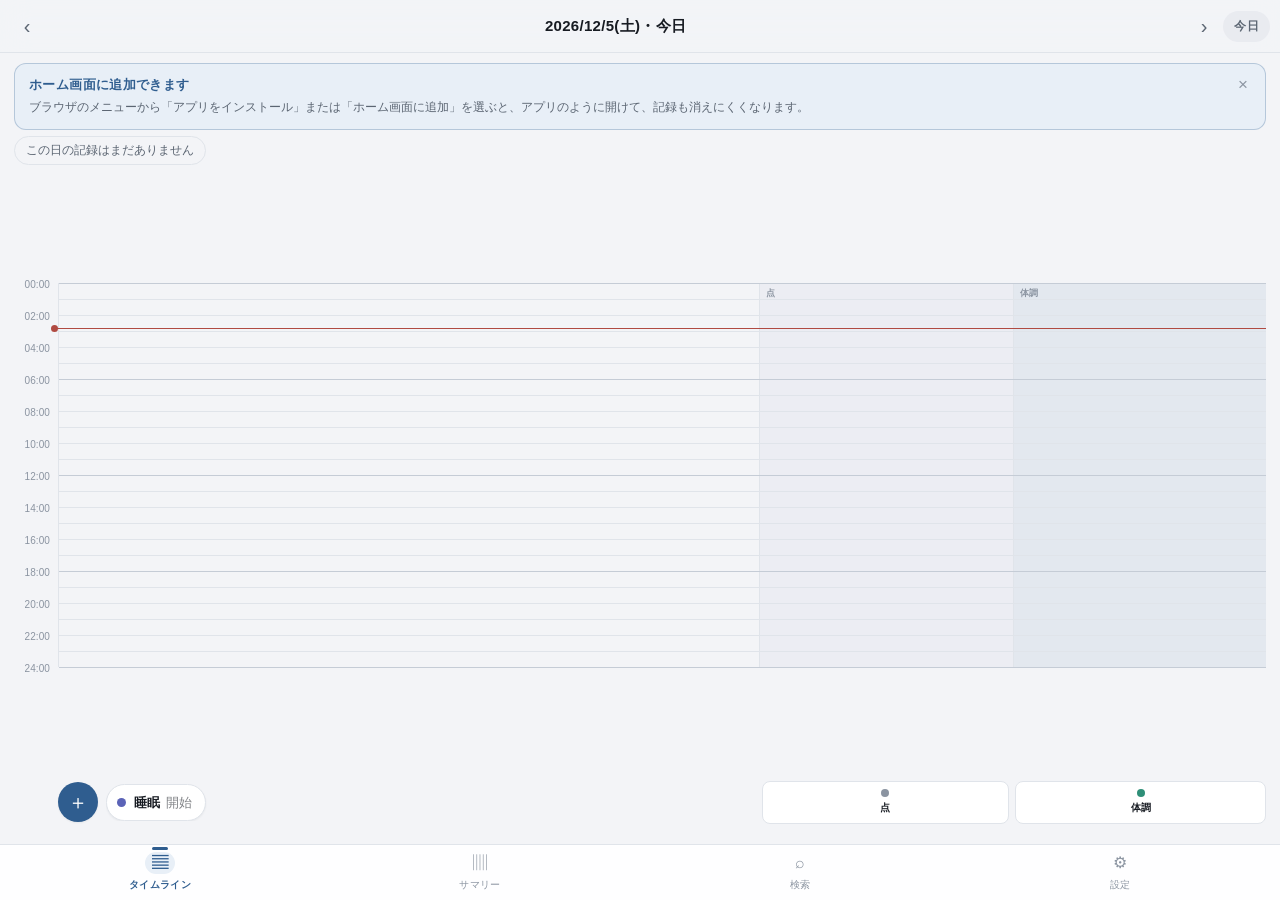
<file: index.html>
<!doctype html>
<html lang="ja">
<head>
<meta charset="utf-8">
<meta name="viewport" content="width=device-width, initial-scale=1, viewport-fit=cover, maximum-scale=1">
<title>ログ - 体調と暮らしの記録</title>
<meta name="description" content="睡眠・服薬・体調を1日のタイムラインで記録して、受診のときに1枚のレポートとして持っていけるアプリ。記録はお使いの端末の中だけに保存されます。">
<link rel="manifest" href="manifest.webmanifest">
<meta name="theme-color" content="#0d1015" media="(prefers-color-scheme: dark)">
<meta name="theme-color" content="#f3f4f7" media="(prefers-color-scheme: light)">

<!-- LINEなどでURLを共有したときの見え方 -->
<meta property="og:type" content="website">
<meta property="og:title" content="ログ - 体調と暮らしの記録">
<meta property="og:description" content="睡眠・服薬・体調を1日のタイムラインで記録して、受診のときに1枚のレポートとして持っていけるアプリ。記録はお使いの端末の中だけに保存されます。">
<meta property="og:url" content="https://app.oshihitsuji.jp/log/">
<meta property="og:image" content="https://app.oshihitsuji.jp/log/icons/icon-512.png">
<meta property="og:locale" content="ja_JP">
<meta name="twitter:card" content="summary">
<meta name="mobile-web-app-capable" content="yes">
<meta name="apple-mobile-web-app-capable" content="yes">
<meta name="apple-mobile-web-app-status-bar-style" content="default">
<meta name="apple-mobile-web-app-title" content="ログ">
<link rel="apple-touch-icon" href="icons/icon-180.png">
<link rel="icon" href="icons/icon.svg" type="image/svg+xml">
<link rel="stylesheet" href="css/style.css">
</head>
<body>

<header class="appbar">
  <div class="datebar" id="datebar">
    <button class="iconbtn" id="prevDay" aria-label="前の日">‹</button>
    <button class="datelabel" id="dateLabel" aria-label="日付を選択（カレンダー）">
      <span id="dateText"></span>
    </button>
    <button class="iconbtn" id="nextDay" aria-label="次の日">›</button>
    <button class="todaybtn" id="todayBtn">今日</button>
  </div>
</header>

<main id="main">

  <!-- ── タイムライン ── -->
  <section class="view" id="view-timeline" data-view="timeline">
    <div id="installTip"></div>
    <div id="nudgeBox"></div>
    <div id="runningBox"></div>
    <div class="daystats" id="dayStats"></div>
    <div class="timeline-wrap">
      <div class="timeline" id="timeline"></div>
    </div>
    <div class="tl-dock">
      <div class="dock-zone dock-span">
        <button class="dock-fab" id="dockFab" aria-label="記録を追加">＋</button>
        <div class="dock-span-qbs" id="dockSpanQbs"></div>
      </div>
      <div class="dock-zone dock-point" id="dockPoint"></div>
      <div class="dock-zone dock-scale" id="dockScale"></div>
    </div>
  </section>

  <!-- ── サマリー ── -->
  <section class="view" id="view-summary" data-view="summary" hidden>
    <div class="seg" id="rangeSeg" role="tablist">
      <button class="seg-btn is-on" data-mode="week">週</button>
      <button class="seg-btn" data-mode="month">月</button>
      <button class="seg-btn" data-mode="quarter">3ヶ月</button>
    </div>
    <div class="datebar" id="summaryDatebar">
      <button class="iconbtn" id="summaryPrev" aria-label="前の期間">‹</button>
      <div class="datelabel" id="summaryLabel"></div>
      <button class="iconbtn" id="summaryNext" aria-label="次の期間">›</button>
      <button class="todaybtn" id="summaryToday">今</button>
    </div>
    <div id="summaryBody"></div>
  </section>

  <!-- ── 検索 ── -->
  <section class="view" id="view-search" data-view="search" hidden>
    <div class="searchbar">
      <input type="search" id="searchInput" placeholder="メモ・カテゴリを検索" autocomplete="off">
    </div>
    <div class="chiprow" id="searchFilters"></div>
    <div id="searchResults"></div>
  </section>

  <!-- ── 設定 ── -->
  <section class="view" id="view-settings" data-view="settings" hidden>
    <div id="settingsBody"></div>
  </section>

</main>

<button class="fab" id="fab" aria-label="記録を追加">＋</button>

<nav class="tabbar" id="tabbar">
  <button class="tab is-on" data-tab="timeline"><span class="tab-ico">▤</span><span>タイムライン</span></button>
  <button class="tab" data-tab="summary"><span class="tab-ico">▥</span><span>サマリー</span></button>
  <button class="tab" data-tab="search"><span class="tab-ico">⌕</span><span>検索</span></button>
  <button class="tab" data-tab="settings"><span class="tab-ico">⚙</span><span>設定</span></button>
</nav>

<div class="scrim" id="scrim" hidden></div>
<div class="sheet" id="sheet" hidden role="dialog" aria-modal="true"></div>

<div class="report" id="report" hidden role="dialog" aria-modal="true" aria-label="受診用レポート"></div>

<div class="toast" id="toast" hidden></div>

<script src="js/store.js"></script>
<script src="js/ui.js"></script>
<script src="js/timeline.js"></script>
<script src="js/summary.js"></script>
<script src="js/report.js"></script>
<script src="js/export.js"></script>
<script src="js/notify.js"></script>
<script src="js/app.js"></script>
<script>
if ('serviceWorker' in navigator) {
  window.addEventListener('load', function () {
    navigator.serviceWorker.register('sw.js').catch(function () {});
  });
}
</script>
</body>
</html>
</file>
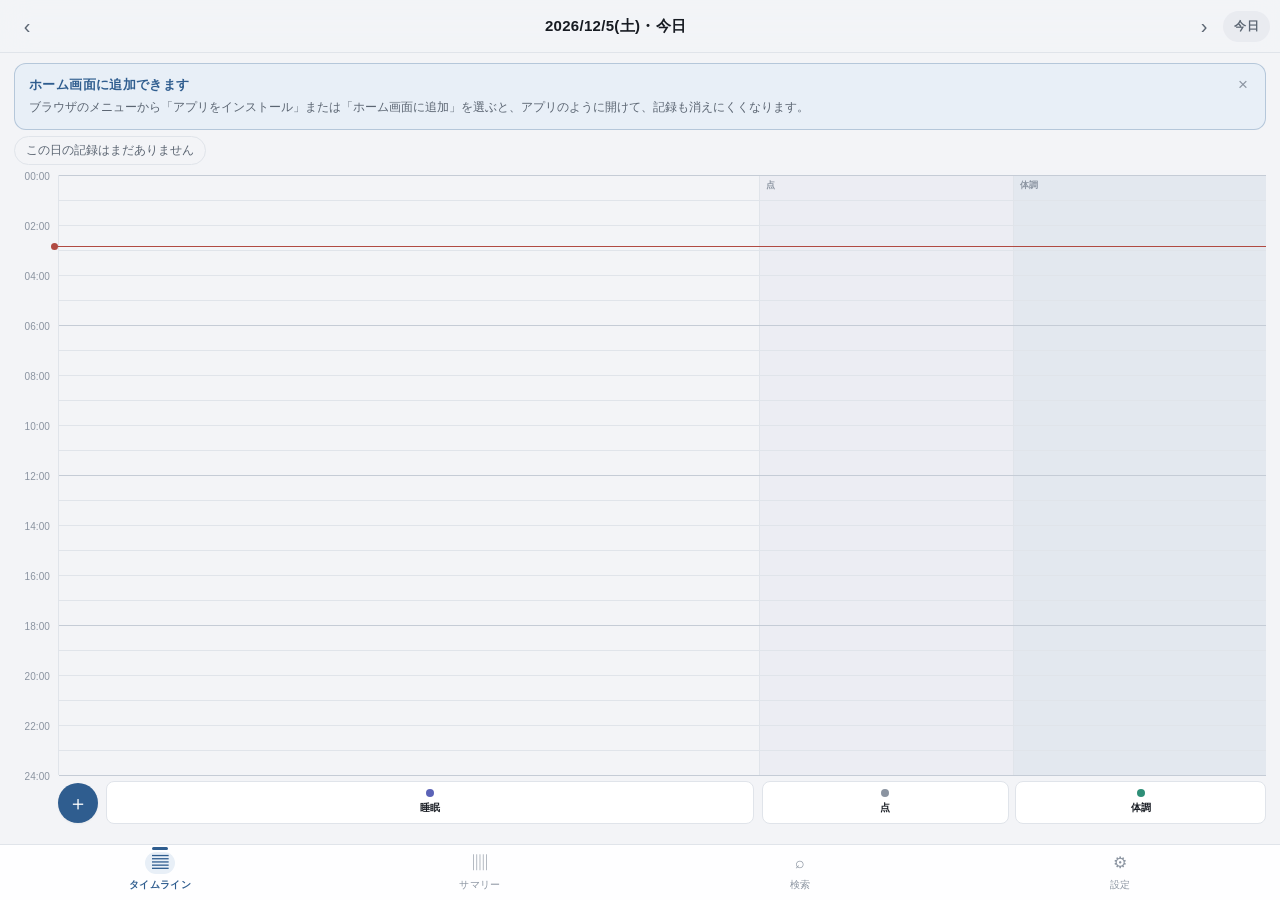
<file: log/index.html>
<!doctype html>
<html lang="ja">
<head>
<meta charset="utf-8">
<meta name="viewport" content="width=device-width, initial-scale=1, viewport-fit=cover, maximum-scale=1">
<title>ログ - 体調と暮らしの記録</title>
<meta name="description" content="睡眠・服薬・体調を1日のタイムラインで記録して、受診のときに1枚のレポートとして持っていけるアプリ。記録はお使いの端末の中だけに保存されます。">
<meta name="robots" content="noindex, nofollow">
<link rel="manifest" href="manifest.webmanifest">
<meta name="theme-color" content="#0d1015" media="(prefers-color-scheme: dark)">
<meta name="theme-color" content="#f3f4f7" media="(prefers-color-scheme: light)">

<!-- LINEなどでURLを共有したときの見え方 -->
<meta property="og:type" content="website">
<meta property="og:title" content="ログ - 体調と暮らしの記録">
<meta property="og:description" content="睡眠・服薬・体調を1日のタイムラインで記録して、受診のときに1枚のレポートとして持っていけるアプリ。記録はお使いの端末の中だけに保存されます。">
<meta property="og:url" content="https://app.oshihitsuji.jp/log/">
<meta property="og:image" content="https://app.oshihitsuji.jp/log/icons/icon-512.png">
<meta property="og:locale" content="ja_JP">
<meta name="twitter:card" content="summary">
<meta name="mobile-web-app-capable" content="yes">
<meta name="apple-mobile-web-app-capable" content="yes">
<meta name="apple-mobile-web-app-status-bar-style" content="default">
<meta name="apple-mobile-web-app-title" content="ログ">
<link rel="apple-touch-icon" href="icons/icon-180.png">
<link rel="icon" href="icons/icon.svg" type="image/svg+xml">
<link rel="stylesheet" href="css/style.css">
</head>
<body>

<header class="appbar">
  <div class="datebar" id="datebar">
    <button class="iconbtn" id="prevDay" aria-label="前の日">‹</button>
    <button class="datelabel" id="dateLabel" aria-label="日付を選択（カレンダー）">
      <span id="dateText"></span>
    </button>
    <button class="iconbtn" id="nextDay" aria-label="次の日">›</button>
    <button class="todaybtn" id="todayBtn">今日</button>
  </div>
</header>

<main id="main">

  <!-- ── タイムライン ── -->
  <section class="view" id="view-timeline" data-view="timeline">
    <div id="installTip"></div>
    <div id="nudgeBox"></div>
    <div id="runningBox"></div>
    <div class="daystats" id="dayStats"></div>
    <div class="timeline-wrap">
      <div class="timeline" id="timeline"></div>
    </div>
    <div class="tl-dock">
      <div class="dock-zone dock-span">
        <button class="dock-fab" id="dockFab" aria-label="記録を追加">＋</button>
        <div class="dock-span-qbs" id="dockSpanQbs"></div>
      </div>
      <div class="dock-zone dock-point" id="dockPoint"></div>
      <div class="dock-zone dock-scale" id="dockScale"></div>
    </div>
  </section>

  <!-- ── サマリー ── -->
  <section class="view" id="view-summary" data-view="summary" hidden>
    <div class="seg" id="rangeSeg" role="tablist">
      <button class="seg-btn is-on" data-mode="week">週</button>
      <button class="seg-btn" data-mode="month">月</button>
      <button class="seg-btn" data-mode="quarter">3ヶ月</button>
    </div>
    <div class="datebar" id="summaryDatebar">
      <button class="iconbtn" id="summaryPrev" aria-label="前の期間">‹</button>
      <div class="datelabel" id="summaryLabel"></div>
      <button class="iconbtn" id="summaryNext" aria-label="次の期間">›</button>
      <button class="todaybtn" id="summaryToday">今</button>
    </div>
    <div id="summaryBody"></div>
  </section>

  <!-- ── 検索 ── -->
  <section class="view" id="view-search" data-view="search" hidden>
    <div class="searchbar">
      <input type="search" id="searchInput" placeholder="メモ・カテゴリを検索" autocomplete="off">
    </div>
    <div class="chiprow" id="searchFilters"></div>
    <div id="searchResults"></div>
  </section>

  <!-- ── 設定 ── -->
  <section class="view" id="view-settings" data-view="settings" hidden>
    <div id="settingsBody"></div>
  </section>

</main>

<button class="fab" id="fab" aria-label="記録を追加">＋</button>

<nav class="tabbar" id="tabbar">
  <button class="tab is-on" data-tab="timeline"><span class="tab-ico">▤</span><span>タイムライン</span></button>
  <button class="tab" data-tab="summary"><span class="tab-ico">▥</span><span>サマリー</span></button>
  <button class="tab" data-tab="search"><span class="tab-ico">⌕</span><span>検索</span></button>
  <button class="tab" data-tab="settings"><span class="tab-ico">⚙</span><span>設定</span></button>
</nav>

<div class="scrim" id="scrim" hidden></div>
<div class="sheet" id="sheet" hidden role="dialog" aria-modal="true"></div>

<div class="report" id="report" hidden role="dialog" aria-modal="true" aria-label="受診用レポート"></div>

<div class="toast" id="toast" hidden></div>

<script src="js/store.js"></script>
<script src="js/ui.js"></script>
<script src="js/timeline.js"></script>
<script src="js/summary.js"></script>
<script src="js/report.js"></script>
<script src="js/export.js"></script>
<script src="js/notify.js"></script>
<script src="js/app.js"></script>
<script>
if ('serviceWorker' in navigator) {
  window.addEventListener('load', function () {
    navigator.serviceWorker.register('sw.js').catch(function () {});
  });
}
</script>
</body>
</html>
</file>
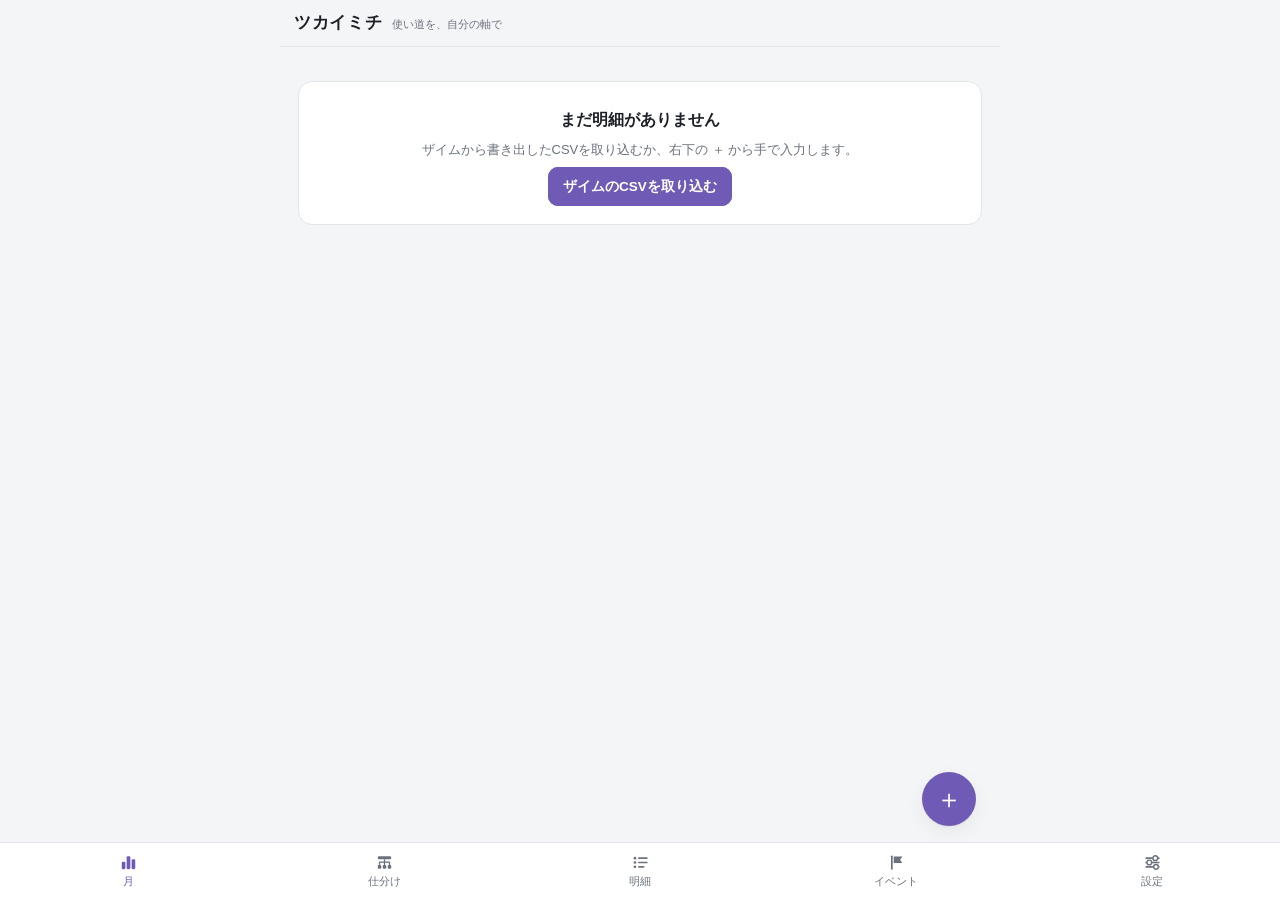
<file: spend/index.html>
<!doctype html>
<html lang="ja">
<head>
<meta charset="utf-8">
<meta name="viewport" content="width=device-width, initial-scale=1, viewport-fit=cover">
<title>ツカイミチ - 使い道を、自分の軸で</title>
<meta name="description" content="ザイムに記録した支出を取り込んで、推し活・生活・娯楽という自分の軸で見直すためのアプリ。月ごとの合計と、遠征などイベント単位の合計が見られます。データはお使いの端末の中だけに保存されます。">
<link rel="manifest" href="manifest.webmanifest">
<meta name="theme-color" content="#0f1216" media="(prefers-color-scheme: dark)">
<meta name="theme-color" content="#f4f5f7" media="(prefers-color-scheme: light)">

<meta property="og:type" content="website">
<meta property="og:title" content="ツカイミチ - 使い道を、自分の軸で">
<meta property="og:description" content="ザイムに記録した支出を、推し活・生活・娯楽という自分の軸で見直すためのアプリ。">
<meta property="og:url" content="https://app.oshihitsuji.jp/spend/">
<meta property="og:image" content="https://app.oshihitsuji.jp/spend/icons/icon-512.png">
<meta property="og:locale" content="ja_JP">
<meta name="twitter:card" content="summary">
<meta name="mobile-web-app-capable" content="yes">
<meta name="apple-mobile-web-app-capable" content="yes">
<meta name="apple-mobile-web-app-status-bar-style" content="default">
<meta name="apple-mobile-web-app-title" content="ツカイミチ">
<link rel="apple-touch-icon" href="icons/icon-180.png">
<link rel="icon" href="icons/icon.svg" type="image/svg+xml">
<link rel="stylesheet" href="css/style.css">
</head>
<body>

<div class="topbar">
  <header class="appbar">
    <h1 class="brand">ツカイミチ</h1>
    <p class="tagline">使い道を、自分の軸で</p>
  </header>
</div>

<main id="viewHost" class="view"></main>

<button class="fab" id="fab" type="button" aria-label="支出を入力">＋</button>

<nav class="tabbar" id="tabbar" aria-label="画面の切り替え"></nav>

<div class="sheet-host" id="sheetHost"></div>
<div class="toast-host" id="toastHost" aria-live="polite"></div>

<script src="js/store.js"></script>
<script src="js/model.js"></script>
<script src="js/ui.js"></script>
<script src="js/csv.js"></script>
<script src="js/cats.js"></script>
<script src="js/entry.js"></script>
<script src="js/month.js"></script>
<script src="js/sort.js"></script>
<script src="js/list.js"></script>
<script src="js/events.js"></script>
<script src="js/app.js"></script>
</body>
</html>
</file>
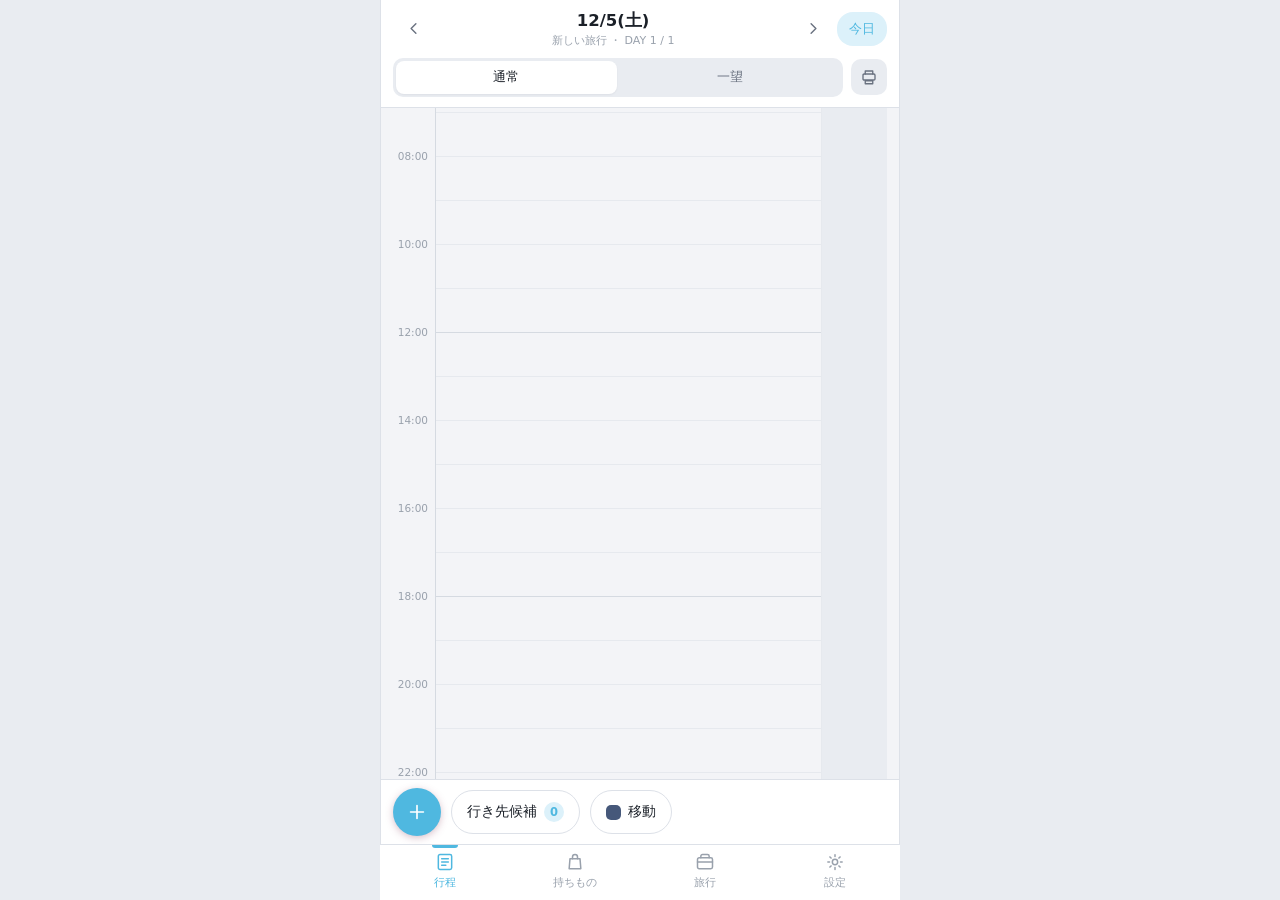
<file: trip/index.html>
<!doctype html>
<html lang="ja">
<head>
<meta charset="utf-8">
<meta name="viewport" content="width=device-width, initial-scale=1, viewport-fit=cover">
<title>しおり - 旅の予定と持ちもの</title>
<meta name="description" content="旅の予定を24時間のタイムラインに置いて組み立てるアプリ。空いている時間帯が余白として見えます。行き先候補と持ちものも一緒にまとまります。データはお使いの端末の中だけに保存されます。">
<meta name="robots" content="noindex, nofollow">
<link rel="manifest" href="manifest.webmanifest">
<meta name="theme-color" content="#101319" media="(prefers-color-scheme: dark)">
<meta name="theme-color" content="#f3f4f7" media="(prefers-color-scheme: light)">

<meta property="og:type" content="website">
<meta property="og:title" content="しおり - 旅の予定と持ちもの">
<meta property="og:description" content="旅の予定を24時間のタイムラインに置いて組み立てるアプリ。空いている時間帯が余白として見えます。">
<meta property="og:url" content="https://app.oshihitsuji.jp/trip/">
<meta property="og:image" content="https://app.oshihitsuji.jp/trip/icons/icon-512.png">
<meta property="og:locale" content="ja_JP">
<meta name="twitter:card" content="summary">
<meta name="mobile-web-app-capable" content="yes">
<meta name="apple-mobile-web-app-capable" content="yes">
<meta name="apple-mobile-web-app-status-bar-style" content="default">
<meta name="apple-mobile-web-app-title" content="しおり">
<link rel="apple-touch-icon" href="icons/icon-180.png">
<link rel="icon" href="icons/icon.svg" type="image/svg+xml">
<link rel="stylesheet" href="css/style.css">
</head>
<body>

<main id="viewHost" class="view view-plan"></main>

<nav class="tabbar" id="tabbar" aria-label="画面の切り替え"></nav>

<div class="sheet-host" id="sheetHost" hidden></div>
<div class="toast-host" id="toastHost" aria-live="polite"></div>

<script src="js/store.js"></script>
<script src="js/ui.js"></script>
<script src="js/model.js"></script>
<script src="js/item.js"></script>
<script src="js/plan.js"></script>
<script src="js/gear.js"></script>
<script src="js/trips.js"></script>
<script src="js/app.js"></script>
<script>
/* Service Worker はこのフォルダに置いてある。スコープが /trip/ に閉じるので、
   隣のアプリ（/log/ と /wake/）のリクエストには手を出さない。 */
if ('serviceWorker' in navigator) {
  window.addEventListener('load', function () {
    navigator.serviceWorker.register('sw.js', { scope: './' }).catch(function () {});
  });
}
</script>
</body>
</html>
</file>
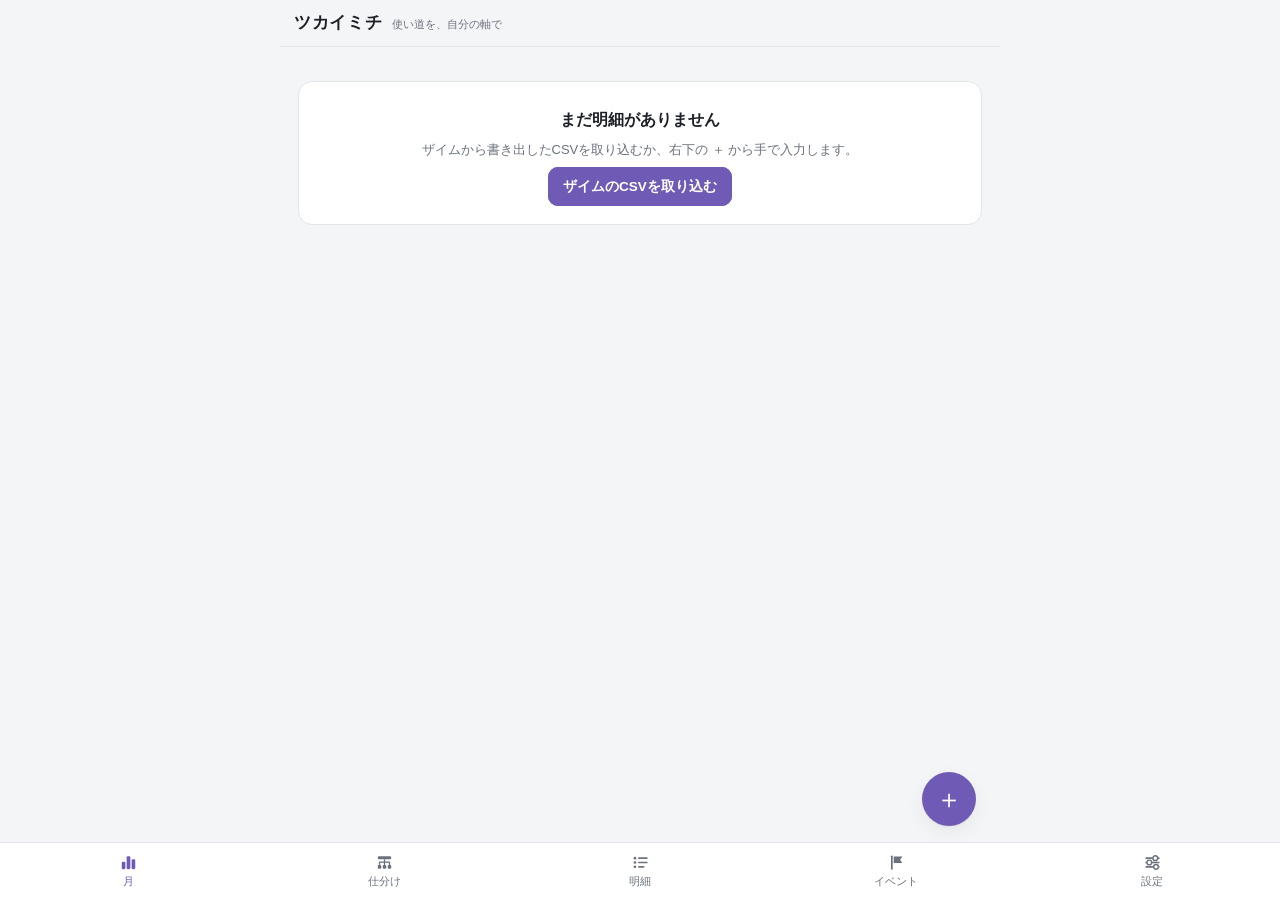
<file: tsukaimichi/index.html>
<!doctype html>
<html lang="ja">
<head>
<meta charset="utf-8">
<meta name="viewport" content="width=device-width, initial-scale=1, viewport-fit=cover">
<title>ツカイミチ - 使い道を、自分の軸で</title>
<meta name="description" content="ザイムに記録した支出を取り込んで、推し活・生活・娯楽という自分の軸で見直すためのアプリ。月ごとの合計と、遠征などイベント単位の合計が見られます。データはお使いの端末の中だけに保存されます。">
<link rel="manifest" href="manifest.webmanifest">
<meta name="theme-color" content="#0f1216" media="(prefers-color-scheme: dark)">
<meta name="theme-color" content="#f4f5f7" media="(prefers-color-scheme: light)">

<meta property="og:type" content="website">
<meta property="og:title" content="ツカイミチ - 使い道を、自分の軸で">
<meta property="og:description" content="ザイムに記録した支出を、推し活・生活・娯楽という自分の軸で見直すためのアプリ。">
<meta property="og:url" content="https://app.oshihitsuji.jp/tsukaimichi/">
<meta property="og:image" content="https://app.oshihitsuji.jp/tsukaimichi/icons/icon-512.png">
<meta property="og:locale" content="ja_JP">
<meta name="twitter:card" content="summary">
<meta name="mobile-web-app-capable" content="yes">
<meta name="apple-mobile-web-app-capable" content="yes">
<meta name="apple-mobile-web-app-status-bar-style" content="default">
<meta name="apple-mobile-web-app-title" content="ツカイミチ">
<link rel="apple-touch-icon" href="icons/icon-180.png">
<link rel="icon" href="icons/icon.svg" type="image/svg+xml">
<link rel="stylesheet" href="css/style.css">
</head>
<body>

<div class="topbar">
  <header class="appbar">
    <h1 class="brand">ツカイミチ</h1>
    <p class="tagline">使い道を、自分の軸で</p>
  </header>
</div>

<main id="viewHost" class="view"></main>

<button class="fab" id="fab" type="button" aria-label="支出を入力">＋</button>

<nav class="tabbar" id="tabbar" aria-label="画面の切り替え"></nav>

<div class="sheet-host" id="sheetHost"></div>
<div class="toast-host" id="toastHost" aria-live="polite"></div>

<script src="js/store.js"></script>
<script src="js/model.js"></script>
<script src="js/ui.js"></script>
<script src="js/csv.js"></script>
<script src="js/cats.js"></script>
<script src="js/entry.js"></script>
<script src="js/month.js"></script>
<script src="js/sort.js"></script>
<script src="js/list.js"></script>
<script src="js/events.js"></script>
<script src="js/app.js"></script>
</body>
</html>
</file>
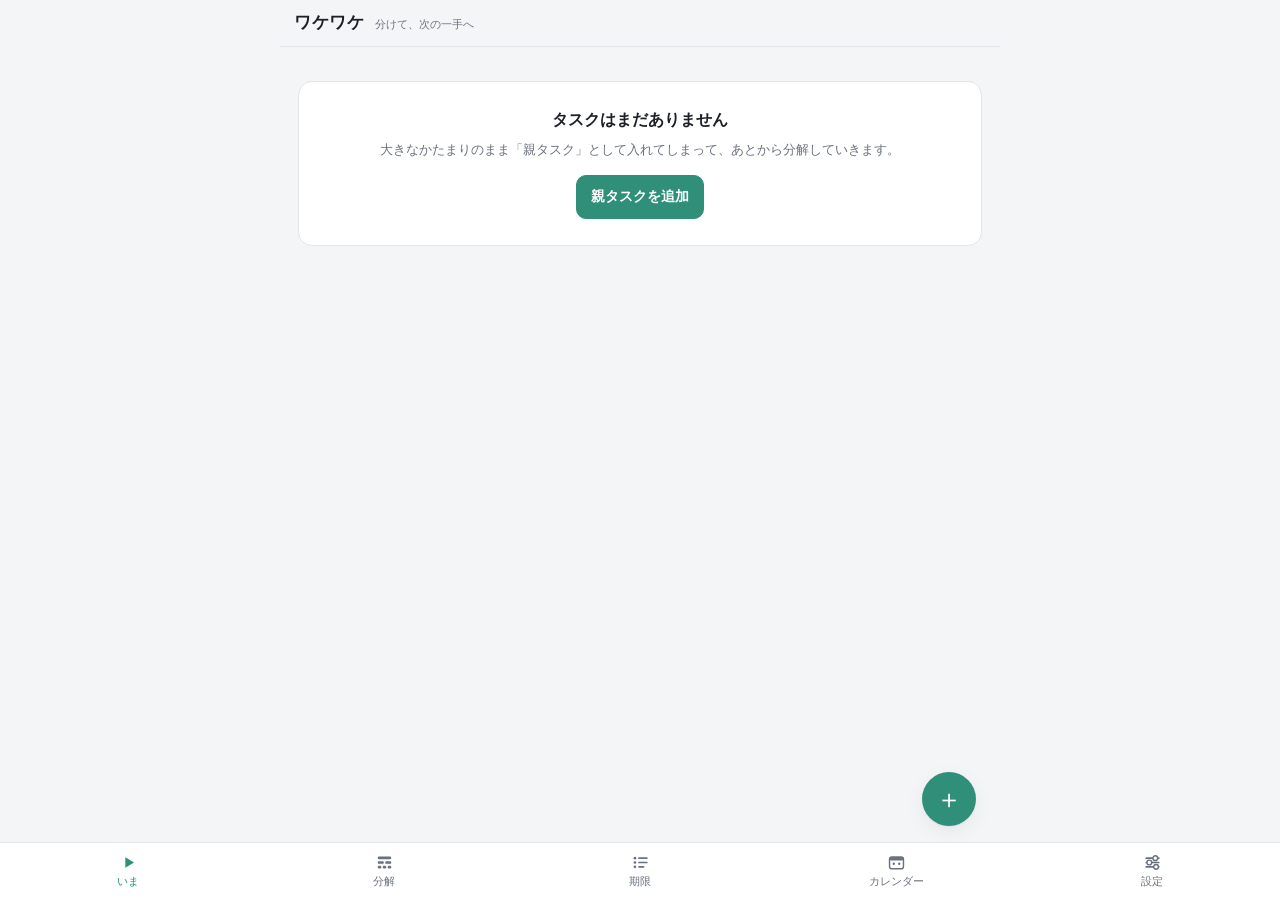
<file: wake/index.html>
<!doctype html>
<html lang="ja">
<head>
<meta charset="utf-8">
<meta name="viewport" content="width=device-width, initial-scale=1, viewport-fit=cover">
<title>ワケワケ - タスクを分けて、次の一手へ</title>
<meta name="description" content="大きなタスクを実行できる大きさまで分解して、いちばん上から手をつけるためのアプリ。期限は一覧とカレンダーで見渡せます。データはお使いの端末の中だけに保存されます。">
<meta name="robots" content="noindex, nofollow">
<link rel="manifest" href="manifest.webmanifest">
<meta name="theme-color" content="#0f1216" media="(prefers-color-scheme: dark)">
<meta name="theme-color" content="#f4f5f7" media="(prefers-color-scheme: light)">

<meta property="og:type" content="website">
<meta property="og:title" content="ワケワケ - タスクを分けて、次の一手へ">
<meta property="og:description" content="大きなタスクを実行できる大きさまで分解して、いちばん上から手をつけるためのアプリ。">
<meta property="og:url" content="https://app.oshihitsuji.jp/wake/">
<meta property="og:image" content="https://app.oshihitsuji.jp/wake/icons/icon-512.png">
<meta property="og:locale" content="ja_JP">
<meta name="twitter:card" content="summary">
<meta name="mobile-web-app-capable" content="yes">
<meta name="apple-mobile-web-app-capable" content="yes">
<meta name="apple-mobile-web-app-status-bar-style" content="default">
<meta name="apple-mobile-web-app-title" content="ワケワケ">
<link rel="apple-touch-icon" href="icons/icon-180.png">
<link rel="icon" href="icons/icon.svg" type="image/svg+xml">
<link rel="stylesheet" href="css/style.css">
</head>
<body>

<div class="topbar">
  <header class="appbar">
    <h1 class="brand">ワケワケ</h1>
    <p class="tagline">分けて、次の一手へ</p>
  </header>
  <nav class="filterbar" id="filterBar" aria-label="親タスクで絞り込む"></nav>
</div>

<main id="viewHost" class="view"></main>

<button class="fab" id="fab" type="button" aria-label="タスクを追加">＋</button>

<nav class="tabbar" id="tabbar" aria-label="画面の切り替え"></nav>

<div class="sheet-host" id="sheetHost"></div>
<div class="toast-host" id="toastHost" aria-live="polite"></div>

<script src="js/store.js"></script>
<script src="js/model.js"></script>
<script src="js/ui.js"></script>
<script src="js/task.js"></script>
<script src="js/now.js"></script>
<script src="js/due.js"></script>
<script src="js/tree.js"></script>
<script src="js/calendar.js"></script>
<script src="js/app.js"></script>
</body>
</html>
</file>
<file: css/style.css>
/* ─────────────────────────────────────────
   ログ — 体調記録アプリ

   方針: 「静かな計器」
   毎日、多くは夜に開くものなので、彩度を抑え、数字を主役にする。
   Webフォントは使わない（オフラインで確実に動くことを優先）。
   ───────────────────────────────────────── */

:root {
  /* 面と地 */
  --bg: #f3f4f7;
  --surface: #ffffff;
  --surface-2: #e9ebf0;
  --surface-3: #f7f8fa;

  /* 文字 */
  --text: #171b22;
  --text-dim: #5b6572;
  --text-faint: #8b94a1;

  /* 罫 */
  --line: #e0e4ea;
  --line-strong: #c5ccd6;

  /* 操作 */
  --accent: #2f5d8f;
  --accent-soft: #e8eff7;
  --accent-text: #ffffff;
  --danger: #b04a42;

  --shadow-sm: 0 1px 2px rgba(20, 26, 38, .06);
  --shadow: 0 8px 28px rgba(20, 26, 38, .14);

  --r-sm: 8px;
  --r: 12px;
  --r-lg: 16px;

  --tabbar-h: 56px;
  --hour-h: 16px;   /* js/timeline.js の HOUR_H と合わせる */
  --gutter-w: 44px;
  --safe-b: env(safe-area-inset-bottom, 0px);
  --safe-t: env(safe-area-inset-top, 0px);

  --sans: -apple-system, BlinkMacSystemFont, "Hiragino Sans", "Noto Sans JP",
          "Segoe UI", Roboto, sans-serif;
  --serif: "Hiragino Mincho ProN", "Yu Mincho", YuMincho, "Noto Serif JP", serif;
}

@media (prefers-color-scheme: dark) {
  :root:not([data-theme="light"]) {
    --bg: #0d1015;
    --surface: #151a21;
    --surface-2: #1d232c;
    --surface-3: #11161c;
    --text: #e4e8ee;
    --text-dim: #99a3b0;
    --text-faint: #6b7480;
    --line: #232a34;
    --line-strong: #38414e;
    --accent: #6fa3dd;
    --accent-soft: #16283c;
    --accent-text: #0b0f14;
    --danger: #e0736a;
    --shadow-sm: 0 1px 2px rgba(0, 0, 0, .4);
    --shadow: 0 10px 32px rgba(0, 0, 0, .6);
  }
}

:root[data-theme="dark"] {
  --bg: #0d1015;
  --surface: #151a21;
  --surface-2: #1d232c;
  --surface-3: #11161c;
  --text: #e4e8ee;
  --text-dim: #99a3b0;
  --text-faint: #6b7480;
  --line: #232a34;
  --line-strong: #38414e;
  --accent: #6fa3dd;
  --accent-soft: #16283c;
  --accent-text: #0b0f14;
  --danger: #e0736a;
  --shadow-sm: 0 1px 2px rgba(0, 0, 0, .4);
  --shadow: 0 10px 32px rgba(0, 0, 0, .6);
}

* { box-sizing: border-box; -webkit-tap-highlight-color: transparent; }

html, body {
  margin: 0; padding: 0;
  background: var(--bg);
  color: var(--text);
  font-family: var(--sans);
  font-size: 14px;
  line-height: 1.65;
  -webkit-text-size-adjust: 100%;
  overscroll-behavior-y: none;
}
/* body を縦のflexにしておき、画面がタイムラインの内容より高いときは
   その余りぶんを main（さらにタイムライン内では .timeline-wrap）が
   吸収して埋める。内容が画面より高い場合は今まで通り自然に伸びて
   ページ全体がスクロールする（min-heightなので高さを固定しない） */
body { display: flex; flex-direction: column; min-height: 100vh; min-height: 100dvh; }

/* 数字は計器のように揃える */
.num, .row-val, .rc-time, .sb-meta, .hour-label,
.daystat b, .qb-meta, .stat-v, .rep-v {
  font-variant-numeric: tabular-nums;
  letter-spacing: .01em;
}

button, input, select, textarea { font: inherit; color: inherit; }
button { cursor: pointer; border: none; background: none; padding: 0; }
:focus-visible { outline: 2px solid var(--accent); outline-offset: 2px; }

/* ── App bar ───────────────────────────── */
.appbar {
  position: sticky; top: 0; z-index: 30;
  background: color-mix(in srgb, var(--bg) 86%, transparent);
  backdrop-filter: saturate(160%) blur(14px);
  -webkit-backdrop-filter: saturate(160%) blur(14px);
  border-bottom: 1px solid var(--line);
  padding-top: var(--safe-t);
}
/* 「タイムライン」「サマリー」等の見出しは置かない。現在地は下のタブバーの
   強調表示だけで示す（見出し1行ぶんの高さを、圧縮した1日表示に使うため） */
.datebar { display: flex; align-items: center; gap: 2px; padding: 8px 10px 7px; }
.iconbtn {
  width: 34px; height: 34px; border-radius: var(--r-sm);
  font-size: 20px; line-height: 1; color: var(--text-dim);
  display: grid; place-items: center;
}
.iconbtn:active { background: var(--surface-2); }
.datelabel {
  position: relative; flex: 1; text-align: center;
  font-size: 15px; font-weight: 700; letter-spacing: .02em;
  padding: 6px 0; border-radius: var(--r-sm);
}
.datelabel:active { background: var(--surface-2); }
.todaybtn {
  font-size: 11.5px; font-weight: 600; padding: 6px 11px;
  border-radius: 999px; background: var(--surface-2); color: var(--text-dim);
  letter-spacing: .04em;
}
.datebar.is-hidden { display: none; }
#summaryDatebar { padding-top: 10px; }

/* ── Main ──────────────────────────────── */
main {
  padding-bottom: calc(var(--tabbar-h) + var(--safe-b) + 14px);
  flex: 1; display: flex; flex-direction: column;
}
.view { animation: fade .16s ease; }
.view[hidden] { display: none; }
@keyframes fade { from { opacity: 0 } to { opacity: 1 } }
@media (prefers-reduced-motion: reduce) {
  .view, .sheet, .toast { animation: none !important; }
}

/* タイムライン画面だけ、画面が内容より高いときに余ったぶんを
   ヘッダーとスケジュールの間・スケジュールとドックの間に均等に配分する
   （固定pxの余白だと、端末によって隙間が余ったり足りなかったりするため） */
#view-timeline { display: flex; flex-direction: column; flex: 1; }
/* IDセレクタは .view[hidden] より詳細度が高く上書きしてしまうため、
   非表示のときはこちらを明示しておく（他のタブと重なって表示されるのを防ぐ） */
#view-timeline[hidden] { display: none; }

/* ── クイック記録（期間の開始/終了ボタン。ドックの「＋」の隣に並べる） ── */
.dock-span-qbs {
  display: flex; align-items: center; gap: 6px; overflow-x: auto;
  min-width: 0; flex: 1; scrollbar-width: none;
}
.dock-span-qbs::-webkit-scrollbar { display: none; }
.qb {
  flex: 0 0 auto; display: flex; align-items: center; gap: 8px;
  padding: 7px 13px 7px 10px; border-radius: 999px;
  background: var(--surface); border: 1px solid var(--line);
  box-shadow: var(--shadow-sm);
  font-size: 13px; font-weight: 600; color: var(--text);
  white-space: nowrap; transition: transform .12s ease;
}
.qb:active { transform: scale(.96); }
.qb-dot {
  width: 9px; height: 9px; border-radius: 50%; flex: 0 0 auto;
}
.qb-meta { font-size: 11px; font-weight: 500; opacity: .8; }
.qb-sign {
  font-size: 13px; font-weight: 400; opacity: .55; margin-left: -2px;
}
/* 記録中はカテゴリ色で塗る */
.qb.is-live {
  color: #fff; border-color: transparent;
}
.qb.is-live .qb-dot {
  background: currentColor !important; animation: pulse 2s ease-in-out infinite;
}
@keyframes pulse { 0%, 100% { opacity: 1 } 50% { opacity: .35 } }
@media (prefers-reduced-motion: reduce) { .qb.is-live .qb-dot { animation: none } }

/* ── 記録忘れの声かけ ──────────────────── */
.nudge {
  display: flex; align-items: flex-start; gap: 10px;
  margin: 10px 14px 0; padding: 11px 12px 11px 14px;
  border-radius: var(--r);
  background: var(--accent-soft);
  border: 1px solid color-mix(in srgb, var(--accent) 28%, transparent);
}
.nudge-main { flex: 1; min-width: 0; }
.nudge-title {
  font-size: 12.5px; font-weight: 700; color: var(--accent);
  letter-spacing: .03em;
}
.nudge-list {
  display: flex; flex-wrap: wrap; gap: 4px 12px; margin-top: 3px;
  font-size: 12px; color: var(--text-dim);
}
.nudge-list span { font-variant-numeric: tabular-nums; }
/* ホーム画面への追加をすすめる案内の本文（.nudge の枠をそのまま使う） */
.tip-body { font-size: 11.5px; color: var(--text-dim); margin-top: 3px; line-height: 1.7; }
.nudge-close {
  width: 26px; height: 26px; flex: 0 0 auto; border-radius: 50%;
  font-size: 17px; line-height: 1; color: var(--text-faint);
  display: grid; place-items: center; margin: -3px -3px 0 0;
}
.nudge-close:active { background: rgba(127, 140, 160, .18); }

/* ── 記録中カード ──────────────────────── */
.running-card {
  display: flex; align-items: center; gap: 12px;
  padding: 12px 14px; border-radius: var(--r);
  margin: 8px 14px 0; color: #fff;
}
.running-card .rc-main { flex: 1; min-width: 0; }
.running-card .rc-title {
  font-weight: 700; font-size: 13.5px; letter-spacing: .02em;
  display: flex; align-items: center; gap: 7px;
}
.running-card .rc-title::before {
  content: ""; width: 7px; height: 7px; border-radius: 50%;
  background: currentColor; animation: pulse 2s ease-in-out infinite;
}
@media (prefers-reduced-motion: reduce) { .running-card .rc-title::before { animation: none } }
.running-card .rc-time { font-size: 12px; opacity: .88; margin-top: 1px; }
.running-card .rc-stop {
  background: rgba(255, 255, 255, .2); color: #fff;
  padding: 8px 15px; border-radius: 999px; font-size: 12.5px; font-weight: 700;
}

/* ── その日の集計チップ ────────────────── */
.daystats {
  display: flex; gap: 7px; overflow-x: auto; padding: 6px 14px 2px;
  scrollbar-width: none;
}
.daystats::-webkit-scrollbar { display: none; }
.daystat {
  flex: 0 0 auto; background: transparent; border: 1px solid var(--line);
  border-radius: 999px; padding: 4px 11px; font-size: 11.5px; color: var(--text-dim);
  display: flex; align-items: center; gap: 6px; white-space: nowrap;
}
.daystat b { color: var(--text); font-weight: 700; }
.dot { width: 8px; height: 8px; border-radius: 50%; flex: 0 0 auto; }

/* ── Timeline ──────────────────────────── */
.timeline-wrap {
  padding: 8px 14px 0;
  flex: 1; display: flex; flex-direction: column; justify-content: center; min-height: 0;
}
.timeline {
  position: relative; flex-shrink: 0;
  margin-left: var(--gutter-w);
  border-left: 1px solid var(--line);
}
.hour {
  position: absolute; left: 0; right: 0; height: var(--hour-h);
  border-top: 1px solid var(--line);
  pointer-events: none;   /* 罫線は装飾。下の空欄タップをふさがないようにする */
}
.hour.is-major { border-top-color: var(--line-strong); }
.hour-label {
  position: absolute; left: calc(-1 * var(--gutter-w)); top: -7px;
  width: calc(var(--gutter-w) - 9px); text-align: right;
  font-size: 10px; color: var(--text-faint); font-weight: 500;
}
.now-line {
  position: absolute; left: -5px; right: 0; height: 0;
  border-top: 1.5px solid var(--danger); z-index: 6; pointer-events: none;
}
.now-line::before {
  content: ""; position: absolute; left: -3px; top: -4px;
  width: 7px; height: 7px; border-radius: 50%; background: var(--danger);
}

/* 点・体調レーンの区別（期間レーンは記録の色そのものが主役なので無色のまま） */
.lane-bg {
  position: absolute; top: 0; bottom: 0; pointer-events: none;
  border-left: 1px solid var(--line);
}
.lane-bg.is-point { background: color-mix(in srgb, var(--accent) 4%, transparent); }
.lane-bg.is-scale { background: color-mix(in srgb, var(--accent) 8%, transparent); }
.lane-cap {
  position: absolute; top: 3px; left: 6px;
  font-size: 8.5px; font-weight: 700; letter-spacing: .04em; color: var(--text-faint);
}

.span-block {
  position: absolute; border-radius: var(--r-sm); padding: 5px 8px;
  overflow: hidden; color: #fff; font-size: 12px; line-height: 1.3;
  border: 1px solid rgba(255, 255, 255, .16);
  display: flex; flex-direction: column; gap: 1px; text-align: left;
}
.span-block .sb-title {
  font-weight: 700; letter-spacing: .02em;
  white-space: nowrap; overflow: hidden; text-overflow: ellipsis;
}
.span-block .sb-meta { font-size: 10px; opacity: .82; }
.span-block .sb-memo { font-size: 10.5px; opacity: .9; overflow: hidden; }
.span-block.is-open { border-style: dashed; border-color: rgba(255, 255, 255, .65); }
.span-block.is-cut-top { border-top-style: dashed; border-top-color: rgba(255, 255, 255, .75); }
.span-block.is-cut-bottom { border-bottom-style: dashed; border-bottom-color: rgba(255, 255, 255, .75); }
.span-block.is-short { padding: 2px 8px; flex-direction: row; align-items: center; gap: 6px; }
.span-block:active { filter: brightness(1.1); }

.point-item {
  /* left/width は 点・体調それぞれの固定レーンに合わせて JS 側で指定する */
  position: absolute; display: flex; align-items: center; gap: 5px;
  font-size: 11px; padding: 3px 8px 3px 5px; border-radius: 999px;
  background: var(--surface); border: 1px solid var(--line);
  box-shadow: var(--shadow-sm); white-space: nowrap;
  overflow: hidden; text-align: left;
}
.point-item .pi-name {
  font-weight: 600; overflow: hidden; text-overflow: ellipsis; min-width: 0;
}
/* 体調（スケール）は値を丸で示す */
.pi-scale {
  width: 18px; height: 18px; border-radius: 50%; flex: 0 0 auto;
  display: grid; place-items: center;
  font-size: 10px; font-weight: 700; color: #fff;
}
.drag-preview {
  position: absolute; left: 0; border-radius: var(--r-sm);
  background: color-mix(in srgb, var(--accent) 30%, transparent);
  border: 1.5px dashed var(--accent);
  pointer-events: none; overflow: hidden;
}
.drag-preview-label {
  position: absolute; top: 2px; left: 6px; right: 6px;
  font-size: 10px; font-weight: 700; color: var(--accent);
  white-space: nowrap; overflow: hidden; text-overflow: ellipsis;
}

.point-tick {
  position: absolute; height: 0; border-top: 1px dotted var(--line-strong);
  pointer-events: none; opacity: .8;
}

.empty {
  text-align: center; color: var(--text-faint); font-size: 12.5px;
  padding: 44px 24px; line-height: 2;
}

/* ── タイムライン下部のドック（上の3レーンと縦に揃える） ── */
.tl-dock {
  display: flex; align-items: stretch;
  padding: 6px 14px 6px calc(14px + var(--gutter-w));
}
.dock-zone { display: flex; align-items: center; }
.dock-span { width: 58%; min-width: 0; padding-right: 5px; justify-content: flex-start; gap: 8px; }
.dock-point { width: 21%; padding: 0 3px; justify-content: center; }
.dock-scale { width: 21%; padding-left: 3px; justify-content: center; }
.dock-fab {
  width: 40px; height: 40px; border-radius: 50%; flex-shrink: 0;
  background: var(--accent); color: var(--accent-text);
  font-size: 20px; font-weight: 300; line-height: 1;
  box-shadow: var(--shadow-sm); display: grid; place-items: center;
}
.dock-fab:active { transform: scale(.93); }
.dockbtn {
  width: 100%; display: flex; flex-direction: column; align-items: center; gap: 3px;
  padding: 7px 4px; border-radius: var(--r-sm);
  background: var(--surface); border: 1px solid var(--line);
  font-size: 10px; font-weight: 700; color: var(--text); text-align: center;
}
.dockbtn:active { background: var(--surface-2); }
.dockbtn .dot { width: 8px; height: 8px; border-radius: 50%; flex: 0 0 auto; }

/* ── Cards / rows ──────────────────────── */
.card {
  background: var(--surface); border: 1px solid var(--line);
  border-radius: var(--r-lg); margin: 12px 14px; padding: 16px;
}
.card-title {
  font-size: 11px; font-weight: 700; color: var(--text-faint);
  letter-spacing: .12em; margin-bottom: 14px;
}
.row {
  display: flex; align-items: center; gap: 11px; padding: 11px 0;
  border-bottom: 1px solid var(--line); width: 100%; text-align: left;
}
.row:last-child { border-bottom: none; }
.row-main { flex: 1; min-width: 0; }
.row-title { font-size: 13.5px; font-weight: 600; }
.row-sub { font-size: 11.5px; color: var(--text-dim); margin-top: 1px; }
.row-val { font-size: 14px; font-weight: 700; }

/* サマリーの表示順序（設定画面）の並べ替えボタン */
.reorder-btns { display: flex; gap: 4px; }
.reorder-btns .iconbtn { width: 30px; height: 30px; font-size: 13px; background: var(--surface-2); }
.reorder-btns .iconbtn:disabled { opacity: .3; }

.bar-track {
  height: 5px; background: var(--surface-2); border-radius: 999px;
  overflow: hidden; margin-top: 6px;
}
.bar-fill { height: 100%; border-radius: 999px; }

/* ── 日別グリッド（日を横に、時刻を縦に並べたミニタイムライン） ── */
.daygrid-row { display: flex; gap: 6px; margin-top: 4px; }
.daygrid-axis { position: relative; width: 15px; flex: 0 0 auto; }
.daygrid-axis-label {
  position: absolute; right: 0; transform: translateY(-50%);
  font-size: 8.5px; color: var(--text-faint); font-variant-numeric: tabular-nums;
}
.daygrid {
  position: relative; flex: 1; min-width: 0; overflow: hidden;
  border-top: 1px solid var(--line-strong); border-bottom: 1px solid var(--line-strong);
}
.daygrid-hour {
  position: absolute; left: 0; right: 0; height: 0; border-top: 1px solid var(--line);
}
.daygrid-cols { position: absolute; inset: 0; display: grid; gap: 2px; padding: 0 1px; }
.daygrid-col { position: relative; min-width: 0; }
.grid-span {
  /* left/width は重複時のレーン分割に合わせて JS 側で指定する */
  position: absolute; border-radius: 2px; min-height: 2px;
}
.grid-dot {
  position: absolute; left: 50%; width: 5px; height: 5px; margin-left: -2.5px;
  border-radius: 50%; box-shadow: 0 0 0 1px var(--surface);
}

/* .daygrid-cols と同じ gap / padding にして、列とラベルの位置を正確に揃える */
.chart-labels {
  display: grid; gap: 2px; padding: 0 1px; margin-top: 7px; overflow: hidden;
  flex: 1; min-width: 0;
}
.chart-label {
  min-width: 0; text-align: center; font-size: 9px; color: var(--text-faint);
  white-space: nowrap; font-variant-numeric: tabular-nums;
}

/* 体調の推移（点グラフ） */
.scale-chart {
  position: relative; height: 92px; margin-top: 6px;
  border-top: 1px solid var(--line); border-bottom: 1px solid var(--line);
  overflow: hidden;
}
.scale-dot {
  position: absolute; width: 8px; height: 8px; border-radius: 50%;
  transform: translate(-50%, -50%);
}
.scale-axis {
  display: flex; justify-content: space-between;
  font-size: 9px; color: var(--text-faint); margin-top: 5px;
}

/* ── Segmented / chips ─────────────────── */
.seg {
  display: flex; gap: 3px; margin: 12px 14px 0; padding: 3px;
  background: var(--surface-2); border-radius: 10px;
}
.seg-btn {
  flex: 1; padding: 7px 0; font-size: 12.5px; font-weight: 600;
  border-radius: 8px; color: var(--text-dim); letter-spacing: .02em;
}
.seg-btn.is-on {
  background: var(--surface); color: var(--text); box-shadow: var(--shadow-sm);
}

.chiprow { display: flex; flex-wrap: wrap; gap: 7px; padding: 10px 14px 4px; }
.chip {
  display: inline-flex; align-items: center; gap: 6px;
  padding: 7px 12px; border-radius: 999px; font-size: 12.5px;
  background: var(--surface); border: 1px solid var(--line); color: var(--text-dim);
}
.chip.is-on { border-color: transparent; font-weight: 700; }
.chip.is-on .dot { display: none; }

/* ── ドラッグ作成のカテゴリ選択（軽いポップオーバー。入力画面には遷移しない） ── */
.drag-scrim { position: fixed; inset: 0; z-index: 45; background: rgba(8, 11, 16, .32); }
.drag-pop {
  position: fixed; z-index: 46; max-width: calc(100vw - 20px);
  background: var(--surface); border: 1px solid var(--line); border-radius: var(--r-lg);
  box-shadow: var(--shadow); padding: 12px 14px; animation: fade .12s ease;
}
.drag-pop-time {
  font-size: 12px; font-weight: 700; color: var(--text-dim); margin-bottom: 9px;
}
.drag-pop-chips { display: flex; flex-wrap: wrap; gap: 7px; max-width: 260px; }

/* ── Search ────────────────────────────── */
.searchbar { padding: 12px 14px 2px; }
.searchbar input {
  width: 100%; padding: 11px 14px; border-radius: var(--r);
  background: var(--surface); border: 1px solid var(--line);
  outline: none; -webkit-appearance: none; font-size: 14px;
}
.searchbar input:focus { border-color: var(--accent); }

/* ── FAB / tabbar ──────────────────────── */
.fab {
  position: fixed; right: 16px;
  bottom: calc(var(--tabbar-h) + var(--safe-b) + 16px);
  width: 54px; height: 54px; border-radius: 50%;
  background: var(--accent); color: var(--accent-text);
  font-size: 26px; font-weight: 300; line-height: 1;
  box-shadow: var(--shadow); z-index: 25;
  display: grid; place-items: center;
}
.fab[hidden] { display: none; }   /* display:grid が [hidden] の既定を上書きしてしまうため明示する */
.fab:active { transform: scale(.93); }

.tabbar {
  position: fixed; left: 0; right: 0; bottom: 0; z-index: 30;
  height: calc(var(--tabbar-h) + var(--safe-b));
  padding-bottom: var(--safe-b);
  display: flex; background: color-mix(in srgb, var(--surface) 90%, transparent);
  backdrop-filter: saturate(160%) blur(14px);
  -webkit-backdrop-filter: saturate(160%) blur(14px);
  border-top: 1px solid var(--line);
}
.tab {
  position: relative;
  flex: 1; display: flex; flex-direction: column; align-items: center;
  justify-content: center; gap: 3px; font-size: 9.5px; color: var(--text-faint);
  letter-spacing: .04em;
}
.tab-ico {
  font-size: 16px; line-height: 1; width: 30px; height: 22px;
  border-radius: 999px; display: grid; place-items: center;
  transition: background .15s ease;
}
/* 上部の見出しを廃したぶん、今どこを見ているかはここだけで分かるようにする */
.tab.is-on { color: var(--accent); font-weight: 700; }
.tab.is-on .tab-ico { background: var(--accent-soft); }
.tab.is-on::after {
  content: ""; position: absolute; top: 2px; left: 50%;
  transform: translateX(-50%); width: 16px; height: 2.5px;
  border-radius: 999px; background: var(--accent);
}

/* ── Sheet ─────────────────────────────── */
.scrim {
  position: fixed; inset: 0; z-index: 40;
  background: rgba(8, 11, 16, .5); animation: fade .16s ease;
}
.sheet {
  position: fixed; left: 0; right: 0; bottom: 0; z-index: 41;
  max-height: 92vh; overflow-y: auto;
  background: var(--bg);
  border-radius: var(--r-lg) var(--r-lg) 0 0;
  padding: 8px 18px calc(22px + var(--safe-b));
  box-shadow: var(--shadow);
  animation: slideup .26s cubic-bezier(.22, 1, .36, 1);
}
@keyframes slideup { from { transform: translateY(100%) } to { transform: translateY(0) } }
.sheet-grip {
  width: 36px; height: 4px; border-radius: 999px; background: var(--line-strong);
  margin: 6px auto 14px;
}
.sheet h2 { font-size: 16px; margin: 0 0 16px; letter-spacing: .02em; }

.field { margin-bottom: 15px; }
.field > label {
  display: block; font-size: 11px; font-weight: 700;
  color: var(--text-faint); letter-spacing: .08em; margin-bottom: 7px;
}
.field input[type="text"], .field input[type="date"],
.field input[type="time"], .field textarea, .field select {
  width: 100%; padding: 11px 12px; border-radius: var(--r);
  background: var(--surface); border: 1px solid var(--line);
  outline: none; -webkit-appearance: none; font-size: 14px;
}
.field select {
  background-image: none; /* 端末標準の見た目に任せる */
}
.field input:focus, .field textarea:focus, .field select:focus { border-color: var(--accent); }
.field textarea { min-height: 64px; resize: vertical; line-height: 1.7; }
.field-2 { display: flex; gap: 10px; }
.field-2 > * { flex: 1; min-width: 0; }

.check { display: flex; align-items: center; gap: 9px; font-size: 12.5px; color: var(--text-dim); }
.check input { width: 18px; height: 18px; accent-color: var(--accent); }

/* 日付選択用のカレンダー（月表示） */
.cal-head { display: flex; align-items: center; justify-content: space-between; margin-bottom: 12px; }
.cal-title { font-size: 15px; font-weight: 700; letter-spacing: .02em; }
.cal-wd {
  display: grid; grid-template-columns: repeat(7, 1fr); text-align: center;
  font-size: 10.5px; color: var(--text-faint); margin-bottom: 4px;
}
.cal-grid { display: grid; grid-template-columns: repeat(7, 1fr); gap: 4px; margin-bottom: 4px; }
.cal-cell {
  aspect-ratio: 1; display: flex; flex-direction: column; align-items: center; justify-content: center;
  gap: 2px; border-radius: var(--r-sm); font-size: 13px; font-weight: 600; position: relative;
}
.cal-cell.is-blank { visibility: hidden; }
.cal-cell:active { background: var(--surface-2); }
.cal-cell.is-today { box-shadow: inset 0 0 0 1.5px var(--accent); }
.cal-cell.is-selected { background: var(--accent); color: var(--accent-text); }
.cal-dot { width: 4px; height: 4px; border-radius: 50%; background: var(--accent); }
.cal-cell.is-selected .cal-dot { background: var(--accent-text); opacity: .8; }

/* 体調スケールの選択 */
.scalepick { display: flex; gap: 7px; }
.sp {
  flex: 1; display: flex; flex-direction: column; align-items: center; gap: 5px;
  padding: 11px 2px; border-radius: var(--r);
  background: var(--surface); border: 1px solid var(--line);
}
.sp-mark {
  width: 22px; height: 22px; border-radius: 50%;
  border: 2px solid currentColor;
}
.sp-label { font-size: 9.5px; color: var(--text-dim); line-height: 1.3; text-align: center; }
.sp.is-on { border-color: transparent; color: #fff; }
.sp.is-on .sp-mark { background: rgba(255, 255, 255, .9); border-color: transparent; }
.sp.is-on .sp-label { color: rgba(255, 255, 255, .95); font-weight: 700; }

.btn {
  width: 100%; padding: 13px; border-radius: var(--r); font-weight: 700;
  background: var(--accent); color: var(--accent-text); font-size: 14.5px;
  letter-spacing: .03em;
}
.btn:active { opacity: .85; }
.btn-sub { background: var(--surface-2); color: var(--text); }
.btn-danger { background: transparent; color: var(--danger); }
.btn-row { display: flex; gap: 10px; margin-top: 10px; }

/* ── Toast ─────────────────────────────── */
.toast {
  position: fixed; left: 50%; transform: translateX(-50%);
  bottom: calc(var(--tabbar-h) + var(--safe-b) + 76px);
  background: var(--text); color: var(--bg);
  padding: 9px 17px; border-radius: 999px; font-size: 12.5px; font-weight: 600;
  z-index: 60; box-shadow: var(--shadow); animation: fade .14s ease;
}

.hint { font-size: 12px; color: var(--text-faint); line-height: 1.85; }
.swatch { width: 22px; height: 22px; border-radius: 6px; flex: 0 0 auto; }
.colorgrid { display: flex; flex-wrap: wrap; gap: 8px; }
.colorpick { width: 30px; height: 30px; border-radius: 8px; border: 2px solid transparent; }
.colorpick.is-on { border-color: var(--text); }

/* ─────────────────────────────────────────
   受診用レポート
   人に見せる書類なので、アプリ本体より硬い佇まいにする
   ───────────────────────────────────────── */
.report {
  position: fixed; inset: 0; z-index: 50;
  background: var(--surface); overflow-y: auto;
  padding-bottom: calc(28px + var(--safe-b));
}
.rep-bar {
  position: sticky; top: 0; z-index: 2;
  display: flex; align-items: center; justify-content: space-between;
  gap: 10px; padding: calc(10px + var(--safe-t)) 16px 10px;
  background: color-mix(in srgb, var(--surface) 92%, transparent);
  backdrop-filter: blur(12px); -webkit-backdrop-filter: blur(12px);
  border-bottom: 1px solid var(--line);
}
.rep-bar button {
  font-size: 12.5px; font-weight: 600; padding: 7px 13px;
  border-radius: 999px; background: var(--surface-2); color: var(--text);
}
.rep-bar .rep-print { background: var(--accent); color: var(--accent-text); }

.rep-body { padding: 22px 18px 0; max-width: 660px; margin: 0 auto; }
.rep-head { border-bottom: 2px solid var(--text); padding-bottom: 14px; margin-bottom: 8px; }
.rep-title {
  font-family: var(--serif); font-size: 21px; font-weight: 600;
  letter-spacing: .06em; margin: 0 0 8px;
}
.rep-range { font-size: 12.5px; color: var(--text-dim); }
.rep-made { font-size: 11px; color: var(--text-faint); margin-top: 3px; }

.rep-sec { padding: 20px 0; border-bottom: 1px solid var(--line); }
.rep-sec:last-child { border-bottom: none; }
.rep-h {
  font-family: var(--serif); font-size: 14.5px; font-weight: 600;
  letter-spacing: .08em; margin: 0 0 14px;
  padding-left: 10px; border-left: 3px solid var(--text);
}
.rep-stats {
  display: grid; grid-template-columns: repeat(auto-fit, minmax(88px, 1fr));
  gap: 12px; margin-bottom: 16px;
}
.stat { border-left: 2px solid var(--line-strong); padding-left: 10px; }
.stat-k { font-size: 10.5px; color: var(--text-faint); letter-spacing: .06em; }
.stat-v { font-size: 18px; font-weight: 700; line-height: 1.3; }
.stat-v small { font-size: 11px; font-weight: 500; color: var(--text-dim); margin-left: 2px; }

/* 睡眠の帯グラフ（1日1本） */
.hyp { display: flex; flex-direction: column; gap: 2px; margin-top: 4px; }
.hyp-row { display: grid; grid-template-columns: 46px 1fr; align-items: center; gap: 8px; }
.hyp-day { font-size: 9.5px; color: var(--text-faint); font-variant-numeric: tabular-nums; }
.hyp-track {
  position: relative; height: 13px; background: var(--surface-2);
  border-radius: 3px; overflow: hidden;
}
.hyp-bar { position: absolute; top: 0; bottom: 0; border-radius: 2px; }
.hyp-scale {
  display: grid; grid-template-columns: 46px 1fr; gap: 8px; margin-top: 5px;
}
.hyp-ticks {
  display: flex; justify-content: space-between;
  font-size: 9px; color: var(--text-faint); font-variant-numeric: tabular-nums;
}

.rep-list { display: flex; flex-direction: column; gap: 0; }
.rep-item {
  display: grid; grid-template-columns: 78px 1fr; gap: 10px;
  padding: 9px 0; border-bottom: 1px solid var(--line); font-size: 12.5px;
}
.rep-item:last-child { border-bottom: none; }
.rep-when { color: var(--text-dim); font-variant-numeric: tabular-nums; font-size: 11.5px; }
.rep-what b { font-weight: 700; }
.rep-what span { color: var(--text-dim); }
.rep-none { font-size: 12.5px; color: var(--text-faint); }
.rep-foot {
  margin-top: 22px; padding-top: 14px; border-top: 1px solid var(--line);
  font-size: 10.5px; color: var(--text-faint); line-height: 1.8;
}

/* 印刷／PDF 保存 */
@media print {
  :root {
    --bg: #fff; --surface: #fff; --surface-2: #eee; --text: #000;
    --text-dim: #333; --text-faint: #666; --line: #ccc; --line-strong: #999;
  }
  .appbar, .tabbar, .fab, .rep-bar, .sheet, .scrim, .toast, main { display: none !important; }
  .report { position: static; overflow: visible; padding: 0; background: #fff; }
  .rep-body { max-width: none; padding: 0; }
  .rep-sec { break-inside: avoid; page-break-inside: avoid; }
  body { background: #fff; font-size: 11pt; }
}
</file>
<file: log/css/style.css>
/* ─────────────────────────────────────────
   ログ — 体調記録アプリ

   方針: 「静かな計器」
   毎日、多くは夜に開くものなので、彩度を抑え、数字を主役にする。
   Webフォントは使わない（オフラインで確実に動くことを優先）。
   ───────────────────────────────────────── */

:root {
  /* 面と地 */
  --bg: #f3f4f7;
  --surface: #ffffff;
  --surface-2: #e9ebf0;
  --surface-3: #f7f8fa;

  /* 文字 */
  --text: #171b22;
  --text-dim: #5b6572;
  --text-faint: #8b94a1;

  /* 罫 */
  --line: #e0e4ea;
  --line-strong: #c5ccd6;

  /* 操作 */
  --accent: #2f5d8f;
  --accent-soft: #e8eff7;
  --accent-text: #ffffff;
  --danger: #b04a42;

  /* 記録方法（期間／点／体調）の見分け用。カテゴリ自身の色とは別の、
     常に固定の色にすることで「どの記録方法か」を色でも読み取れるようにする */
  --kind-span: #2f5d8f;
  --kind-span-soft: #e8eff7;
  --kind-point: #a06a1a;
  --kind-point-soft: #f6ecdc;
  --kind-scale: #1f7a68;
  --kind-scale-soft: #e2f1ee;

  --shadow-sm: 0 1px 2px rgba(20, 26, 38, .06);
  --shadow: 0 8px 28px rgba(20, 26, 38, .14);

  --r-sm: 8px;
  --r: 12px;
  --r-lg: 16px;

  --tabbar-h: 56px;
  --hour-h: 16px;   /* js/timeline.js の HOUR_H と合わせる */
  --gutter-w: 44px;
  --safe-b: env(safe-area-inset-bottom, 0px);
  --safe-t: env(safe-area-inset-top, 0px);

  --sans: -apple-system, BlinkMacSystemFont, "Hiragino Sans", "Noto Sans JP",
          "Segoe UI", Roboto, sans-serif;
  --serif: "Hiragino Mincho ProN", "Yu Mincho", YuMincho, "Noto Serif JP", serif;
}

@media (prefers-color-scheme: dark) {
  :root:not([data-theme="light"]) {
    --bg: #0d1015;
    --surface: #151a21;
    --surface-2: #1d232c;
    --surface-3: #11161c;
    --text: #e4e8ee;
    --text-dim: #99a3b0;
    --text-faint: #6b7480;
    --line: #232a34;
    --line-strong: #38414e;
    --accent: #6fa3dd;
    --accent-soft: #16283c;
    --accent-text: #0b0f14;
    --danger: #e0736a;
    --kind-span: #7fb0e6;
    --kind-span-soft: #1b2c40;
    --kind-point: #d9a24f;
    --kind-point-soft: #332711;
    --kind-scale: #4fb89e;
    --kind-scale-soft: #122b25;
    --shadow-sm: 0 1px 2px rgba(0, 0, 0, .4);
    --shadow: 0 10px 32px rgba(0, 0, 0, .6);
  }
}

:root[data-theme="dark"] {
  --bg: #0d1015;
  --surface: #151a21;
  --surface-2: #1d232c;
  --surface-3: #11161c;
  --text: #e4e8ee;
  --text-dim: #99a3b0;
  --text-faint: #6b7480;
  --line: #232a34;
  --line-strong: #38414e;
  --accent: #6fa3dd;
  --accent-soft: #16283c;
  --accent-text: #0b0f14;
  --danger: #e0736a;
  --kind-span: #7fb0e6;
  --kind-span-soft: #1b2c40;
  --kind-point: #d9a24f;
  --kind-point-soft: #332711;
  --kind-scale: #4fb89e;
  --kind-scale-soft: #122b25;
  --shadow-sm: 0 1px 2px rgba(0, 0, 0, .4);
  --shadow: 0 10px 32px rgba(0, 0, 0, .6);
}

* { box-sizing: border-box; -webkit-tap-highlight-color: transparent; }

html, body {
  margin: 0; padding: 0;
  background: var(--bg);
  color: var(--text);
  font-family: var(--sans);
  font-size: 14px;
  line-height: 1.65;
  -webkit-text-size-adjust: 100%;
  overscroll-behavior-y: none;
}
/* body を縦のflexにしておき、画面がタイムラインの内容より高いときは
   その余りぶんを main（さらにタイムライン内では .timeline-wrap）が
   吸収して埋める。内容が画面より高い場合は今まで通り自然に伸びて
   ページ全体がスクロールする（min-heightなので高さを固定しない） */
body { display: flex; flex-direction: column; min-height: 100vh; min-height: 100dvh; }

/* 数字は計器のように揃える */
.num, .row-val, .rc-time, .sb-meta, .hour-label,
.daystat b, .qb-meta, .stat-v, .rep-v {
  font-variant-numeric: tabular-nums;
  letter-spacing: .01em;
}

button, input, select, textarea { font: inherit; color: inherit; }
button { cursor: pointer; border: none; background: none; padding: 0; }
:focus-visible { outline: 2px solid var(--accent); outline-offset: 2px; }

/* ── App bar ───────────────────────────── */
.appbar {
  position: sticky; top: 0; z-index: 30;
  background: color-mix(in srgb, var(--bg) 86%, transparent);
  backdrop-filter: saturate(160%) blur(14px);
  -webkit-backdrop-filter: saturate(160%) blur(14px);
  border-bottom: 1px solid var(--line);
  padding-top: var(--safe-t);
}
/* 「タイムライン」「サマリー」等の見出しは置かない。現在地は下のタブバーの
   強調表示だけで示す（見出し1行ぶんの高さを、圧縮した1日表示に使うため） */
.datebar { display: flex; align-items: center; gap: 2px; padding: 8px 10px 7px; }
.iconbtn {
  width: 34px; height: 34px; border-radius: var(--r-sm);
  font-size: 20px; line-height: 1; color: var(--text-dim);
  display: grid; place-items: center;
}
.iconbtn:active { background: var(--surface-2); }
.datelabel {
  position: relative; flex: 1; text-align: center;
  font-size: 15px; font-weight: 700; letter-spacing: .02em;
  padding: 6px 0; border-radius: var(--r-sm);
}
.datelabel:active { background: var(--surface-2); }
.todaybtn {
  font-size: 11.5px; font-weight: 600; padding: 6px 11px;
  border-radius: 999px; background: var(--surface-2); color: var(--text-dim);
  letter-spacing: .04em;
}
.datebar.is-hidden { display: none; }
#summaryDatebar { padding-top: 10px; }

/* ── Main ──────────────────────────────── */
main {
  padding-bottom: calc(var(--tabbar-h) + var(--safe-b) + 14px);
  flex: 1; display: flex; flex-direction: column;
}
.view { animation: fade .16s ease; }
.view[hidden] { display: none; }
@keyframes fade { from { opacity: 0 } to { opacity: 1 } }
@media (prefers-reduced-motion: reduce) {
  .view, .sheet, .toast { animation: none !important; }
}

/* タイムライン画面だけ、画面が内容より高いときに余ったぶんを
   ヘッダーとスケジュールの間・スケジュールとドックの間に均等に配分する
   （固定pxの余白だと、端末によって隙間が余ったり足りなかったりするため） */
#view-timeline { display: flex; flex-direction: column; flex: 1; }
/* IDセレクタは .view[hidden] より詳細度が高く上書きしてしまうため、
   非表示のときはこちらを明示しておく（他のタブと重なって表示されるのを防ぐ） */
#view-timeline[hidden] { display: none; }

/* ── クイック記録（期間の開始/終了ボタン。ドックの「＋」の隣に並べる） ── */
.dock-span-qbs {
  display: flex; align-items: center; gap: 6px; overflow-x: auto;
  min-width: 0; flex: 1; scrollbar-width: none;
}
.dock-span-qbs::-webkit-scrollbar { display: none; }
/* .dockbtn（点・体調と共通の見た目）に、複数並ぶための固定幅だけ足す */
.qb { flex: 0 0 auto; width: 58px; transition: transform .12s ease; }
.qb:active { transform: scale(.96); }
.qb-meta { font-size: 8.5px; font-weight: 600; opacity: .85; margin-top: -1px; }
/* 記録中はカテゴリ色で塗る。点・体調にはない「経過時間」だけがここに残る */
.qb.is-live .dot {
  background: currentColor !important; animation: pulse 2s ease-in-out infinite;
}
@keyframes pulse { 0%, 100% { opacity: 1 } 50% { opacity: .35 } }
@media (prefers-reduced-motion: reduce) { .qb.is-live .dot { animation: none } }

/* ── 記録忘れの声かけ ──────────────────── */
.nudge {
  display: flex; align-items: flex-start; gap: 10px;
  margin: 10px 14px 0; padding: 11px 12px 11px 14px;
  border-radius: var(--r);
  background: var(--accent-soft);
  border: 1px solid color-mix(in srgb, var(--accent) 28%, transparent);
}
.nudge-main { flex: 1; min-width: 0; }
.nudge-title {
  font-size: 12.5px; font-weight: 700; color: var(--accent);
  letter-spacing: .03em;
}
.nudge-list {
  display: flex; flex-wrap: wrap; gap: 4px 12px; margin-top: 3px;
  font-size: 12px; color: var(--text-dim);
}
.nudge-list span { font-variant-numeric: tabular-nums; }
/* ホーム画面への追加をすすめる案内の本文（.nudge の枠をそのまま使う） */
.tip-body { font-size: 11.5px; color: var(--text-dim); margin-top: 3px; line-height: 1.7; }
.nudge-close {
  width: 26px; height: 26px; flex: 0 0 auto; border-radius: 50%;
  font-size: 17px; line-height: 1; color: var(--text-faint);
  display: grid; place-items: center; margin: -3px -3px 0 0;
}
.nudge-close:active { background: rgba(127, 140, 160, .18); }

/* ── 記録中カード ──────────────────────── */
.running-card {
  display: flex; align-items: center; gap: 12px;
  padding: 12px 14px; border-radius: var(--r);
  margin: 8px 14px 0; color: #fff;
}
.running-card .rc-main { flex: 1; min-width: 0; }
.running-card .rc-title {
  font-weight: 700; font-size: 13.5px; letter-spacing: .02em;
  display: flex; align-items: center; gap: 7px;
}
.running-card .rc-title::before {
  content: ""; width: 7px; height: 7px; border-radius: 50%;
  background: currentColor; animation: pulse 2s ease-in-out infinite;
}
@media (prefers-reduced-motion: reduce) { .running-card .rc-title::before { animation: none } }
.running-card .rc-time { font-size: 12px; opacity: .88; margin-top: 1px; }
.running-card .rc-stop {
  background: rgba(255, 255, 255, .2); color: #fff;
  padding: 8px 15px; border-radius: 999px; font-size: 12.5px; font-weight: 700;
}

/* ── その日の集計チップ ────────────────── */
.daystats {
  display: flex; gap: 7px; overflow-x: auto; padding: 6px 14px 2px;
  scrollbar-width: none;
}
.daystats::-webkit-scrollbar { display: none; }
.daystat {
  flex: 0 0 auto; background: transparent; border: 1px solid var(--line);
  border-radius: 999px; padding: 4px 11px; font-size: 11.5px; color: var(--text-dim);
  display: flex; align-items: center; gap: 6px; white-space: nowrap;
}
.daystat b { color: var(--text); font-weight: 700; }
.dot { width: 8px; height: 8px; border-radius: 50%; flex: 0 0 auto; }

/* ── Timeline ──────────────────────────── */
.timeline-wrap {
  padding: 8px 14px 0;
  flex: 1; display: flex; flex-direction: column; justify-content: center; min-height: 0;
}
.timeline {
  position: relative; flex-shrink: 0;
  margin-left: var(--gutter-w);
  border-left: 1px solid var(--line);
}
.hour {
  position: absolute; left: 0; right: 0; height: var(--hour-h);
  border-top: 1px solid var(--line);
  pointer-events: none;   /* 罫線は装飾。下の空欄タップをふさがないようにする */
}
.hour.is-major { border-top-color: var(--line-strong); }
.hour-label {
  position: absolute; left: calc(-1 * var(--gutter-w)); top: -7px;
  width: calc(var(--gutter-w) - 9px); text-align: right;
  font-size: 10px; color: var(--text-faint); font-weight: 500;
}
.now-line {
  position: absolute; left: -5px; right: 0; height: 0;
  border-top: 1.5px solid var(--danger); z-index: 6; pointer-events: none;
}
.now-line::before {
  content: ""; position: absolute; left: -3px; top: -4px;
  width: 7px; height: 7px; border-radius: 50%; background: var(--danger);
}

/* 点・体調レーンの区別（期間レーンは記録の色そのものが主役なので無色のまま） */
.lane-bg {
  position: absolute; top: 0; bottom: 0; pointer-events: none;
  border-left: 1px solid var(--line);
}
.lane-bg.is-point { background: color-mix(in srgb, var(--accent) 4%, transparent); }
.lane-bg.is-scale { background: color-mix(in srgb, var(--accent) 8%, transparent); }
.lane-cap {
  position: absolute; top: 3px; left: 6px;
  font-size: 8.5px; font-weight: 700; letter-spacing: .04em; color: var(--text-faint);
}

.span-block {
  position: absolute; border-radius: var(--r-sm); padding: 5px 8px;
  overflow: hidden; color: #fff; font-size: 12px; line-height: 1.3;
  border: 1px solid rgba(255, 255, 255, .16);
  display: flex; flex-direction: column; gap: 1px; text-align: left;
}
.span-block .sb-title {
  font-weight: 700; letter-spacing: .02em;
  white-space: nowrap; overflow: hidden; text-overflow: ellipsis;
}
.span-block .sb-meta { font-size: 10px; opacity: .82; }
.span-block .sb-memo { font-size: 10.5px; opacity: .9; overflow: hidden; }
.span-block.is-open { border-style: dashed; border-color: rgba(255, 255, 255, .65); }
.span-block.is-cut-top { border-top-style: dashed; border-top-color: rgba(255, 255, 255, .75); }
.span-block.is-cut-bottom { border-bottom-style: dashed; border-bottom-color: rgba(255, 255, 255, .75); }
.span-block.is-short { padding: 2px 8px; flex-direction: row; align-items: center; gap: 6px; }
.span-block:active { filter: brightness(1.1); }

.point-item {
  /* left/width は 点・体調それぞれの固定レーンに合わせて JS 側で指定する */
  position: absolute; display: flex; align-items: center; gap: 5px;
  font-size: 11px; padding: 3px 8px 3px 5px; border-radius: 999px;
  background: var(--surface); border: 1px solid var(--line);
  box-shadow: var(--shadow-sm); white-space: nowrap;
  overflow: hidden; text-align: left;
}
.point-item .pi-name {
  font-weight: 600; overflow: hidden; text-overflow: ellipsis; min-width: 0;
}
/* 体調（スケール）は値を丸で示す */
.pi-scale {
  width: 18px; height: 18px; border-radius: 50%; flex: 0 0 auto;
  display: grid; place-items: center;
  font-size: 10px; font-weight: 700; color: #fff;
}
.drag-preview {
  position: absolute; left: 0; border-radius: var(--r-sm);
  background: color-mix(in srgb, var(--accent) 30%, transparent);
  border: 1.5px dashed var(--accent);
  pointer-events: none; overflow: hidden;
}
.drag-preview-label {
  position: absolute; top: 2px; left: 6px; right: 6px;
  font-size: 10px; font-weight: 700; color: var(--accent);
  white-space: nowrap; overflow: hidden; text-overflow: ellipsis;
}

.point-tick {
  position: absolute; height: 0; border-top: 1px dotted var(--line-strong);
  pointer-events: none; opacity: .8;
}

.empty {
  text-align: center; color: var(--text-faint); font-size: 12.5px;
  padding: 44px 24px; line-height: 2;
}

/* ── タイムライン下部のドック（上の3レーンと縦に揃える） ── */
.tl-dock {
  display: flex; align-items: stretch;
  padding: 6px 14px 6px calc(14px + var(--gutter-w));
}
.dock-zone { display: flex; align-items: center; }
.dock-span { width: 58%; min-width: 0; padding-right: 5px; justify-content: flex-start; gap: 8px; }
.dock-point { width: 21%; padding: 0 3px; justify-content: center; }
.dock-scale { width: 21%; padding-left: 3px; justify-content: center; }
.dock-fab {
  width: 40px; height: 40px; border-radius: 50%; flex-shrink: 0;
  background: var(--accent); color: var(--accent-text);
  font-size: 20px; font-weight: 300; line-height: 1;
  box-shadow: var(--shadow-sm); display: grid; place-items: center;
}
.dock-fab:active { transform: scale(.93); }
.dockbtn {
  width: 100%; display: flex; flex-direction: column; align-items: center; gap: 3px;
  padding: 7px 4px; border-radius: var(--r-sm);
  background: var(--surface); border: 1px solid var(--line);
  font-size: 10px; font-weight: 700; color: var(--text); text-align: center;
}
.dockbtn:active { background: var(--surface-2); }
.dockbtn .dot { width: 8px; height: 8px; border-radius: 50%; flex: 0 0 auto; }

/* ── Cards / rows ──────────────────────── */
.card {
  background: var(--surface); border: 1px solid var(--line);
  border-radius: var(--r-lg); margin: 12px 14px; padding: 16px;
}
.card-title {
  font-size: 11px; font-weight: 700; color: var(--text-faint);
  letter-spacing: .12em; margin-bottom: 14px;
}
.row {
  display: flex; align-items: center; gap: 11px; padding: 11px 0;
  border-bottom: 1px solid var(--line); width: 100%; text-align: left;
}
.row:last-child { border-bottom: none; }
.row-main { flex: 1; min-width: 0; }
.row-title { font-size: 13.5px; font-weight: 600; }
.row-sub { font-size: 11.5px; color: var(--text-dim); margin-top: 1px; }
.row-val { font-size: 14px; font-weight: 700; }

/* サマリー・カテゴリの並べ替えボタン */
.reorder-btns { display: flex; gap: 4px; flex: 0 0 auto; }
.reorder-btns .iconbtn { width: 30px; height: 30px; font-size: 13px; background: var(--surface-2); }
.reorder-btns .iconbtn:disabled { opacity: .3; }

/* カテゴリの行：編集を開くボタンと並べ替えボタンを横に並べる */
.cat-row .row-click {
  display: flex; align-items: center; gap: 11px; flex: 1; min-width: 0; text-align: left;
}

/* 記録方法（期間／点／体調）の色分けバッジ。カテゴリ自身の色（swatch）とは
   別に、記録方法そのものは常に同じ色で示す */
.kind-badge {
  display: inline-block; padding: 1px 6px; border-radius: 6px;
  font-size: 10px; font-weight: 700; vertical-align: 1px;
}
.kind-span  { background: var(--kind-span-soft);  color: var(--kind-span); }
.kind-point { background: var(--kind-point-soft); color: var(--kind-point); }
.kind-scale { background: var(--kind-scale-soft); color: var(--kind-scale); }

.bar-track {
  height: 5px; background: var(--surface-2); border-radius: 999px;
  overflow: hidden; margin-top: 6px;
}
.bar-fill { height: 100%; border-radius: 999px; }

/* ── 日別グリッド（日を横に、時刻を縦に並べたミニタイムライン） ── */
.daygrid-row { display: flex; gap: 6px; margin-top: 4px; }
.daygrid-axis { position: relative; width: 15px; flex: 0 0 auto; }
.daygrid-axis-label {
  position: absolute; right: 0; transform: translateY(-50%);
  font-size: 8.5px; color: var(--text-faint); font-variant-numeric: tabular-nums;
}
.daygrid {
  position: relative; flex: 1; min-width: 0; overflow: hidden;
  border-top: 1px solid var(--line-strong); border-bottom: 1px solid var(--line-strong);
}
.daygrid-hour {
  position: absolute; left: 0; right: 0; height: 0; border-top: 1px solid var(--line);
}
.daygrid-cols { position: absolute; inset: 0; display: grid; gap: 2px; padding: 0 1px; }
.daygrid-col { position: relative; min-width: 0; }
.grid-span {
  /* left/width は重複時のレーン分割に合わせて JS 側で指定する */
  position: absolute; border-radius: 2px; min-height: 2px;
}
.grid-dot {
  position: absolute; left: 50%; width: 5px; height: 5px;
  margin-left: -2.5px; margin-top: -2.5px;
  border-radius: 50%; box-shadow: 0 0 0 1px var(--surface);
}

/* .daygrid-cols と同じ gap / padding にして、列とラベルの位置を正確に揃える */
.chart-labels {
  display: grid; gap: 2px; padding: 0 1px; margin-top: 7px; overflow: hidden;
  flex: 1; min-width: 0;
}
.chart-label {
  min-width: 0; text-align: center; font-size: 9px; color: var(--text-faint);
  white-space: nowrap; font-variant-numeric: tabular-nums;
}

/* 体調の推移（点グラフ） */
.scale-chart {
  position: relative; height: 92px; margin-top: 6px;
  border-top: 1px solid var(--line); border-bottom: 1px solid var(--line);
  overflow: hidden;
}
.scale-dot {
  position: absolute; width: 8px; height: 8px; border-radius: 50%;
  transform: translate(-50%, -50%);
}
.scale-axis {
  display: flex; justify-content: space-between;
  font-size: 9px; color: var(--text-faint); margin-top: 5px;
}

/* ── Segmented / chips ─────────────────── */
.seg {
  display: flex; gap: 3px; margin: 12px 14px 0; padding: 3px;
  background: var(--surface-2); border-radius: 10px;
}
.seg-btn {
  flex: 1; padding: 7px 0; font-size: 12.5px; font-weight: 600;
  border-radius: 8px; color: var(--text-dim); letter-spacing: .02em;
}
.seg-btn.is-on {
  background: var(--surface); color: var(--text); box-shadow: var(--shadow-sm);
}

.chiprow { display: flex; flex-wrap: wrap; gap: 7px; padding: 10px 14px 4px; }
.chip {
  display: inline-flex; align-items: center; gap: 6px;
  padding: 7px 12px; border-radius: 999px; font-size: 12.5px;
  background: var(--surface); border: 1px solid var(--line); color: var(--text-dim);
}
.chip.is-on { border-color: transparent; font-weight: 700; }
.chip.is-on .dot { display: none; }

/* ── ドラッグ作成のカテゴリ選択（軽いポップオーバー。入力画面には遷移しない） ── */
.drag-scrim { position: fixed; inset: 0; z-index: 45; background: rgba(8, 11, 16, .32); }
.drag-pop {
  position: fixed; z-index: 46; max-width: calc(100vw - 20px);
  background: var(--surface); border: 1px solid var(--line); border-radius: var(--r-lg);
  box-shadow: var(--shadow); padding: 12px 14px; animation: fade .12s ease;
}
.drag-pop-time {
  font-size: 12px; font-weight: 700; color: var(--text-dim); margin-bottom: 9px;
}
.drag-pop-chips { display: flex; flex-wrap: wrap; gap: 7px; max-width: 260px; }

/* ── Search ────────────────────────────── */
.searchbar { padding: 12px 14px 2px; }
.searchbar input {
  width: 100%; padding: 11px 14px; border-radius: var(--r);
  background: var(--surface); border: 1px solid var(--line);
  outline: none; -webkit-appearance: none; font-size: 14px;
}
.searchbar input:focus { border-color: var(--accent); }

/* ── FAB / tabbar ──────────────────────── */
.fab {
  position: fixed; right: 16px;
  bottom: calc(var(--tabbar-h) + var(--safe-b) + 16px);
  width: 54px; height: 54px; border-radius: 50%;
  background: var(--accent); color: var(--accent-text);
  font-size: 26px; font-weight: 300; line-height: 1;
  box-shadow: var(--shadow); z-index: 25;
  display: grid; place-items: center;
}
.fab[hidden] { display: none; }   /* display:grid が [hidden] の既定を上書きしてしまうため明示する */
.fab:active { transform: scale(.93); }

.tabbar {
  position: fixed; left: 0; right: 0; bottom: 0; z-index: 30;
  height: calc(var(--tabbar-h) + var(--safe-b));
  padding-bottom: var(--safe-b);
  display: flex; background: color-mix(in srgb, var(--surface) 90%, transparent);
  backdrop-filter: saturate(160%) blur(14px);
  -webkit-backdrop-filter: saturate(160%) blur(14px);
  border-top: 1px solid var(--line);
}
.tab {
  position: relative;
  flex: 1; display: flex; flex-direction: column; align-items: center;
  justify-content: center; gap: 3px; font-size: 9.5px; color: var(--text-faint);
  letter-spacing: .04em;
}
.tab-ico {
  font-size: 16px; line-height: 1; width: 30px; height: 22px;
  border-radius: 999px; display: grid; place-items: center;
  transition: background .15s ease;
}
/* 上部の見出しを廃したぶん、今どこを見ているかはここだけで分かるようにする */
.tab.is-on { color: var(--accent); font-weight: 700; }
.tab.is-on .tab-ico { background: var(--accent-soft); }
.tab.is-on::after {
  content: ""; position: absolute; top: 2px; left: 50%;
  transform: translateX(-50%); width: 16px; height: 2.5px;
  border-radius: 999px; background: var(--accent);
}

/* ── Sheet ─────────────────────────────── */
.scrim {
  position: fixed; inset: 0; z-index: 40;
  background: rgba(8, 11, 16, .5); animation: fade .16s ease;
}
.sheet {
  position: fixed; left: 0; right: 0; bottom: 0; z-index: 41;
  max-height: 92vh; overflow-y: auto;
  background: var(--bg);
  border-radius: var(--r-lg) var(--r-lg) 0 0;
  padding: 8px 18px calc(22px + var(--safe-b));
  box-shadow: var(--shadow);
  animation: slideup .26s cubic-bezier(.22, 1, .36, 1);
}
@keyframes slideup { from { transform: translateY(100%) } to { transform: translateY(0) } }
.sheet-grip {
  width: 36px; height: 4px; border-radius: 999px; background: var(--line-strong);
  margin: 6px auto 14px;
}
.sheet h2 { font-size: 16px; margin: 0 0 16px; letter-spacing: .02em; }

.field { margin-bottom: 15px; }
.field > label {
  display: block; font-size: 11px; font-weight: 700;
  color: var(--text-faint); letter-spacing: .08em; margin-bottom: 7px;
}
.field input[type="text"], .field input[type="date"],
.field input[type="time"], .field textarea, .field select {
  width: 100%; padding: 11px 12px; border-radius: var(--r);
  background: var(--surface); border: 1px solid var(--line);
  outline: none; -webkit-appearance: none; font-size: 14px;
}
.field select {
  background-image: none; /* 端末標準の見た目に任せる */
}
.field input:focus, .field textarea:focus, .field select:focus { border-color: var(--accent); }
.field textarea { min-height: 64px; resize: vertical; line-height: 1.7; }
.field-2 { display: flex; gap: 10px; }
.field-2 > * { flex: 1; min-width: 0; }

.check { display: flex; align-items: center; gap: 9px; font-size: 12.5px; color: var(--text-dim); }
.check input { width: 18px; height: 18px; accent-color: var(--accent); }

/* 日付選択用のカレンダー（月表示） */
.cal-head { display: flex; align-items: center; justify-content: space-between; margin-bottom: 12px; }
.cal-title { font-size: 15px; font-weight: 700; letter-spacing: .02em; }
.cal-wd {
  display: grid; grid-template-columns: repeat(7, 1fr); text-align: center;
  font-size: 10.5px; color: var(--text-faint); margin-bottom: 4px;
}
.cal-grid { display: grid; grid-template-columns: repeat(7, 1fr); gap: 4px; margin-bottom: 4px; }
.cal-cell {
  aspect-ratio: 1; display: flex; flex-direction: column; align-items: center; justify-content: center;
  gap: 2px; border-radius: var(--r-sm); font-size: 13px; font-weight: 600; position: relative;
}
.cal-cell.is-blank { visibility: hidden; }
.cal-cell:active { background: var(--surface-2); }
.cal-cell.is-today { box-shadow: inset 0 0 0 1.5px var(--accent); }
.cal-cell.is-selected { background: var(--accent); color: var(--accent-text); }
.cal-dot { width: 4px; height: 4px; border-radius: 50%; background: var(--accent); }
.cal-cell.is-selected .cal-dot { background: var(--accent-text); opacity: .8; }

/* 体調スケールの選択 */
.scalepick { display: flex; gap: 7px; }
.sp {
  flex: 1; display: flex; flex-direction: column; align-items: center; gap: 5px;
  padding: 11px 2px; border-radius: var(--r);
  background: var(--surface); border: 1px solid var(--line);
}
.sp-mark {
  width: 22px; height: 22px; border-radius: 50%;
  border: 2px solid currentColor;
}
.sp-label { font-size: 9.5px; color: var(--text-dim); line-height: 1.3; text-align: center; }
.sp.is-on { border-color: transparent; color: #fff; }
.sp.is-on .sp-mark { background: rgba(255, 255, 255, .9); border-color: transparent; }
.sp.is-on .sp-label { color: rgba(255, 255, 255, .95); font-weight: 700; }

.btn {
  width: 100%; padding: 13px; border-radius: var(--r); font-weight: 700;
  background: var(--accent); color: var(--accent-text); font-size: 14.5px;
  letter-spacing: .03em;
}
.btn:active { opacity: .85; }
.btn-sub { background: var(--surface-2); color: var(--text); }
.btn-danger { background: transparent; color: var(--danger); }
.btn-row { display: flex; gap: 10px; margin-top: 10px; }

/* ── Toast ─────────────────────────────── */
.toast {
  position: fixed; left: 50%; transform: translateX(-50%);
  bottom: calc(var(--tabbar-h) + var(--safe-b) + 76px);
  background: var(--text); color: var(--bg);
  padding: 9px 17px; border-radius: 999px; font-size: 12.5px; font-weight: 600;
  z-index: 60; box-shadow: var(--shadow); animation: fade .14s ease;
}

.hint { font-size: 12px; color: var(--text-faint); line-height: 1.85; }
.swatch { width: 22px; height: 22px; border-radius: 6px; flex: 0 0 auto; }
.colorgrid { display: flex; flex-wrap: wrap; gap: 8px; }
.colorpick { width: 30px; height: 30px; border-radius: 8px; border: 2px solid transparent; }
.colorpick.is-on { border-color: var(--text); }

/* ─────────────────────────────────────────
   受診用レポート
   人に見せる書類なので、アプリ本体より硬い佇まいにする
   ───────────────────────────────────────── */
.report {
  position: fixed; inset: 0; z-index: 50;
  background: var(--surface); overflow-y: auto;
  padding-bottom: calc(28px + var(--safe-b));
}
.rep-bar {
  position: sticky; top: 0; z-index: 2;
  display: flex; align-items: center; justify-content: space-between;
  gap: 10px; padding: calc(10px + var(--safe-t)) 16px 10px;
  background: color-mix(in srgb, var(--surface) 92%, transparent);
  backdrop-filter: blur(12px); -webkit-backdrop-filter: blur(12px);
  border-bottom: 1px solid var(--line);
}
.rep-bar button {
  font-size: 12.5px; font-weight: 600; padding: 7px 13px;
  border-radius: 999px; background: var(--surface-2); color: var(--text);
}
.rep-bar .rep-print { background: var(--accent); color: var(--accent-text); }

.rep-body { padding: 22px 18px 0; max-width: 660px; margin: 0 auto; }
.rep-head { border-bottom: 2px solid var(--text); padding-bottom: 14px; margin-bottom: 8px; }
.rep-title {
  font-family: var(--serif); font-size: 21px; font-weight: 600;
  letter-spacing: .06em; margin: 0 0 8px;
}
.rep-range { font-size: 12.5px; color: var(--text-dim); }
.rep-made { font-size: 11px; color: var(--text-faint); margin-top: 3px; }

.rep-sec { padding: 20px 0; border-bottom: 1px solid var(--line); }
.rep-sec:last-child { border-bottom: none; }
.rep-h {
  font-family: var(--serif); font-size: 14.5px; font-weight: 600;
  letter-spacing: .08em; margin: 0 0 14px;
  padding-left: 10px; border-left: 3px solid var(--text);
}
.rep-stats {
  display: grid; grid-template-columns: repeat(auto-fit, minmax(88px, 1fr));
  gap: 12px; margin-bottom: 16px;
}
.stat { border-left: 2px solid var(--line-strong); padding-left: 10px; }
.stat-k { font-size: 10.5px; color: var(--text-faint); letter-spacing: .06em; }
.stat-v { font-size: 18px; font-weight: 700; line-height: 1.3; }
.stat-v small { font-size: 11px; font-weight: 500; color: var(--text-dim); margin-left: 2px; }

/* 睡眠の帯グラフ（1日1本） */
.hyp { display: flex; flex-direction: column; gap: 2px; margin-top: 4px; }
.hyp-row { display: grid; grid-template-columns: 46px 1fr; align-items: center; gap: 8px; }
.hyp-day { font-size: 9.5px; color: var(--text-faint); font-variant-numeric: tabular-nums; }
.hyp-track {
  position: relative; height: 13px; background: var(--surface-2);
  border-radius: 3px; overflow: hidden;
}
.hyp-bar { position: absolute; top: 0; bottom: 0; border-radius: 2px; }
.hyp-scale {
  display: grid; grid-template-columns: 46px 1fr; gap: 8px; margin-top: 5px;
}
.hyp-ticks {
  display: flex; justify-content: space-between;
  font-size: 9px; color: var(--text-faint); font-variant-numeric: tabular-nums;
}

.rep-list { display: flex; flex-direction: column; gap: 0; }
.rep-item {
  display: grid; grid-template-columns: 78px 1fr; gap: 10px;
  padding: 9px 0; border-bottom: 1px solid var(--line); font-size: 12.5px;
}
.rep-item:last-child { border-bottom: none; }
.rep-when { color: var(--text-dim); font-variant-numeric: tabular-nums; font-size: 11.5px; }
.rep-what b { font-weight: 700; }
.rep-what span { color: var(--text-dim); }
.rep-none { font-size: 12.5px; color: var(--text-faint); }
.rep-foot {
  margin-top: 22px; padding-top: 14px; border-top: 1px solid var(--line);
  font-size: 10.5px; color: var(--text-faint); line-height: 1.8;
}

/* 印刷／PDF 保存 */
@media print {
  :root {
    --bg: #fff; --surface: #fff; --surface-2: #eee; --text: #000;
    --text-dim: #333; --text-faint: #666; --line: #ccc; --line-strong: #999;
  }
  .appbar, .tabbar, .fab, .rep-bar, .sheet, .scrim, .toast, main { display: none !important; }
  .report { position: static; overflow: visible; padding: 0; background: #fff; }
  .rep-body { max-width: none; padding: 0; }
  .rep-sec { break-inside: avoid; page-break-inside: avoid; }
  body { background: #fff; font-size: 11pt; }
}
</file>
<file: spend/css/style.css>
/* ─────────────────────────────────────────
   ツカイミチ — スタイル
   スマホでの片手操作を前提に、下タブ＋下から出るシートで組む。
   Webフォントは使わない（オフラインでも見え方が変わらないように）。
   ───────────────────────────────────────── */

:root {
  --bg:      #f4f5f7;
  --panel:   #ffffff;
  --panel2:  #fafbfc;
  --line:    #e2e5ea;
  --text:    #1d2127;
  --muted:   #6b727d;
  --accent:  #6f5bb5;
  --on-accent: #ffffff;
  --over:    #c9584f;
  --today:   #b8742a;
  --shadow:  0 1px 2px rgba(20, 25, 35, .06), 0 6px 20px rgba(20, 25, 35, .06);
  --tabh:    58px;
}

@media (prefers-color-scheme: dark) {
  :root {
    --bg:      #0f1216;
    --panel:   #171b21;
    --panel2:  #1c212a;
    --line:    #29303a;
    --text:    #e5e9ef;
    --muted:   #98a1ad;
    --accent:  #a595e6;
    --on-accent: #100c1f;
    --over:    #e0776d;
    --today:   #d99a4e;
    --shadow:  0 1px 2px rgba(0, 0, 0, .3), 0 6px 20px rgba(0, 0, 0, .3);
  }
}

* { box-sizing: border-box; }

html, body {
  margin: 0;
  padding: 0;
  /* 日付ピッカーやチェックボックスなど、ブラウザ標準の部品も明暗を合わせる */
  color-scheme: light dark;
  background: var(--bg);
  color: var(--text);
}

body {
  font: 15px/1.5 -apple-system, BlinkMacSystemFont, "Hiragino Sans", "Noto Sans JP",
        "Yu Gothic UI", Meiryo, sans-serif;
  padding-bottom: calc(var(--tabh) + env(safe-area-inset-bottom));
  -webkit-text-size-adjust: 100%;
  overscroll-behavior-y: none;
}

button, input, textarea, select { font: inherit; color: inherit; }
button { cursor: pointer; }

/* ── 上部 ─────────────────────────────── */

.topbar {
  position: sticky;
  top: 0;
  z-index: 20;
  background: var(--bg);
}

.appbar {
  display: flex;
  align-items: baseline;
  gap: 10px;
  padding: calc(10px + env(safe-area-inset-top)) 14px 10px;
  background: var(--bg);
  border-bottom: 1px solid var(--line);
}

.brand { margin: 0; font-size: 17px; font-weight: 700; letter-spacing: .04em; }
.tagline { margin: 0; font-size: 11px; color: var(--muted); }

.fchip {
  display: inline-flex;
  align-items: center;
  gap: 6px;
  flex: 0 0 auto;
  max-width: 60vw;
  padding: 6px 12px;
  border: 1px solid var(--line);
  border-radius: 999px;
  background: var(--panel);
  color: var(--muted);
  font-size: 13px;
  white-space: nowrap;
  overflow: hidden;
  text-overflow: ellipsis;
}
.fchip.on {
  border-color: var(--c, var(--accent));
  color: var(--text);
  font-weight: 600;
  box-shadow: inset 0 0 0 1px var(--c, var(--accent));
}

.dot {
  display: inline-block;
  width: 9px;
  height: 9px;
  border-radius: 50%;
  flex: 0 0 auto;
}

/* ── 一覧の行 ─────────────────────────── */

/* 下端は FAB と下タブに隠れないだけの余白をとる */
.view { padding: 10px 12px 92px; }

.rows {
  background: var(--panel);
  border: 1px solid var(--line);
  border-radius: 12px;
  overflow: hidden;
}

.row {
  display: flex;
  align-items: center;
  gap: 9px;
  padding: 11px 12px;
  border-bottom: 1px solid var(--line);
}
.row:last-child { border-bottom: 0; }

.bar {
  width: 4px;
  align-self: stretch;
  min-height: 22px;
  border-radius: 2px;
  flex: 0 0 auto;
}

.row-main { flex: 1 1 auto; min-width: 0; }
.row-title { font-size: 15px; word-break: break-word; }
.row-sub {
  margin-top: 2px;
  font-size: 11.5px;
  color: var(--muted);
  overflow: hidden;
  text-overflow: ellipsis;
  white-space: nowrap;
}
.empty {
  margin: 24px 6px;
  padding: 26px 20px;
  text-align: center;
  background: var(--panel);
  border: 1px solid var(--line);
  border-radius: 14px;
}
.empty-title { font-size: 16px; font-weight: 700; }
.empty-note { margin: 8px 0 16px; font-size: 13px; color: var(--muted); }

/* ── 区切りつきの一覧 ─────────────────── */

.group { margin-bottom: 18px; }
.group-head {
  display: flex;
  align-items: baseline;
  gap: 8px;
  padding: 0 4px 6px;
}
.group-name { font-size: 13px; font-weight: 700; }
.group-count { font-size: 11.5px; color: var(--muted); }
.group-over  { color: var(--over); }
.group-today { color: var(--today); }

/* ── カード ───────────────────────────── */

.card {
  margin-bottom: 14px;
  background: var(--panel);
  border: 1px solid var(--line);
  border-left: 3px solid var(--c, var(--accent));
  border-radius: 12px;
  overflow: hidden;
}

/* ── 月の切り替え ─────────────────────── */

.monthbar {
  display: flex;
  align-items: center;
  gap: 4px;
  padding: 0 2px 10px;
}
.monthlabel { flex: 1 1 auto; text-align: center; font-size: 15px; font-weight: 700; }
.iconbtn {
  width: 34px;
  height: 34px;
  border: 1px solid var(--line);
  border-radius: 9px;
  background: var(--panel);
  font-size: 17px;
  line-height: 1;
  padding: 0;
}
/* ── 下タブ ───────────────────────────── */

.tabbar {
  position: fixed;
  left: 0;
  right: 0;
  bottom: 0;
  z-index: 30;
  display: flex;
  height: calc(var(--tabh) + env(safe-area-inset-bottom));
  padding-bottom: env(safe-area-inset-bottom);
  background: var(--panel);
  border-top: 1px solid var(--line);
}
.tab {
  flex: 1 1 0;
  display: flex;
  flex-direction: column;
  align-items: center;
  justify-content: center;
  gap: 2px;
  border: 0;
  background: none;
  color: var(--muted);
  padding: 0;
}
.tab.on { color: var(--accent); }
.tab-icon { width: 19px; height: 19px; display: block; }
.tab-label { font-size: 10.5px; }

.fab {
  position: fixed;
  right: 16px;
  bottom: calc(var(--tabh) + 16px + env(safe-area-inset-bottom));
  z-index: 25;
  width: 54px;
  height: 54px;
  border: 0;
  border-radius: 50%;
  background: var(--accent);
  color: var(--on-accent);
  font-size: 26px;
  line-height: 1;
  box-shadow: var(--shadow);
}
.fab[hidden] { display: none; }

/* ── シート ───────────────────────────── */

.sheet-host { position: fixed; inset: 0; z-index: 40; pointer-events: none; }
.sheet-host:empty { display: none; }

.sheet-back {
  position: absolute;
  inset: 0;
  background: rgba(10, 14, 20, .38);
  opacity: 0;
  transition: opacity .18s ease;
  pointer-events: auto;
}
.sheet-host.open .sheet-back { opacity: 1; }

.sheet-panel {
  position: absolute;
  left: 0;
  right: 0;
  bottom: 0;
  max-height: 88vh;
  overflow-y: auto;
  padding: 0 16px calc(20px + env(safe-area-inset-bottom));
  background: var(--panel);
  border-radius: 16px 16px 0 0;
  box-shadow: var(--shadow);
  transform: translateY(100%);
  transition: transform .2s ease;
  pointer-events: auto;
  -webkit-overflow-scrolling: touch;
}
.sheet-host.open .sheet-panel { transform: translateY(0); }

.sheet-handle {
  width: 40px;
  height: 4px;
  margin: 8px auto 4px;
  border-radius: 2px;
  background: var(--line);
}
.sheet-head {
  position: sticky;
  top: 0;
  display: flex;
  align-items: center;
  justify-content: space-between;
  gap: 10px;
  padding: 6px 0 10px;
  background: var(--panel);
}
.sheet-title { margin: 0; font-size: 15px; font-weight: 700; }
.sheet-close {
  border: 0;
  background: none;
  color: var(--accent);
  font-size: 13px;
  padding: 4px;
}
.sheet-body { padding-bottom: 4px; }
.sheet-note { margin: 6px 0 12px; font-size: 12.5px; color: var(--muted); }
.field-label {
  margin: 14px 0 6px;
  font-size: 12px;
  font-weight: 700;
  color: var(--muted);
}

.input {
  width: 100%;
  padding: 10px 12px;
  border: 1px solid var(--line);
  border-radius: 10px;
  background: var(--panel2);
}
.input-area { resize: vertical; line-height: 1.6; }

.chips { display: flex; flex-wrap: wrap; gap: 6px; margin-bottom: 8px; }
.chip {
  padding: 7px 13px;
  border: 1px solid var(--line);
  border-radius: 999px;
  background: var(--panel2);
  font-size: 13px;
}
.chip-off { color: var(--muted); }

.switch {
  display: flex;
  align-items: center;
  gap: 9px;
  padding: 10px 2px;
  font-size: 13.5px;
}
.switch input { width: 20px; height: 20px; accent-color: var(--accent); }

.btn {
  padding: 11px 14px;
  border: 1px solid var(--line);
  border-radius: 10px;
  background: var(--panel2);
  font-size: 13.5px;
  text-align: center;
}
.btn-primary { background: var(--accent); border-color: var(--accent); color: var(--on-accent); font-weight: 600; }
.btn-ghost { background: transparent; color: var(--muted); }
.btn-danger { color: var(--over); border-color: var(--over); background: transparent; }
.btn-wide { display: block; width: 100%; margin-top: 8px; }
.btn-file { position: relative; overflow: hidden; }
.btn-file input { position: absolute; inset: 0; opacity: 0; width: 100%; }

.actions-grid { display: grid; grid-template-columns: 1fr 1fr; gap: 8px; }
.actions-grid .btn-primary { grid-column: 1 / -1; }
.sheet-actions { display: flex; gap: 8px; margin-top: 16px; }
.sheet-actions .btn { flex: 1 1 0; }

/* ── トースト ─────────────────────────── */

.toast-host {
  position: fixed;
  left: 12px;
  right: 12px;
  bottom: calc(var(--tabh) + 12px + env(safe-area-inset-bottom));
  z-index: 50;
  pointer-events: none;
}
.toast {
  display: flex;
  align-items: center;
  gap: 12px;
  padding: 11px 14px;
  border-radius: 12px;
  background: #22282f;
  color: #f2f4f7;
  font-size: 13px;
  box-shadow: var(--shadow);
  pointer-events: auto;
}
.toast-msg { flex: 1 1 auto; }
.toast-action {
  flex: 0 0 auto;
  border: 0;
  background: none;
  color: #c3b8f5;
  font-weight: 700;
  font-size: 13px;
  padding: 2px 4px;
}

/* ── 金額と印 ─────────────────────────── */

.amt {
  flex: 0 0 auto;
  font-size: 14px;
  font-variant-numeric: tabular-nums;
  white-space: nowrap;
}
.amt-big { font-size: 16px; font-weight: 700; }
.amt-minus { color: var(--accent); }

/* 自動で決まった値には破線の印を付けて、手で決めたものと見分ける */
.badge {
  flex: 0 0 auto;
  padding: 2px 7px;
  border: 1px solid var(--line);
  border-radius: 999px;
  font-size: 10.5px;
  color: var(--muted);
  white-space: nowrap;
}
.badge-auto { border-style: dashed; border-color: var(--muted); }

.row-tap { cursor: pointer; }
/* 振込の明細など、お店の名前が何行にもなるものがある。一覧では2行で切る */
.rows .row-title {
  display: -webkit-box;
  -webkit-box-orient: vertical;
  -webkit-line-clamp: 2;
  overflow: hidden;
}
.row-head { background: var(--panel2); }
.row-head .row-title { font-weight: 700; }
.row-off { opacity: .5; }
.row-arrow { flex: 0 0 auto; font-size: 11.5px; color: var(--muted); }
.row-subcat { padding: 8px 12px 8px 30px; font-size: 13.5px; }
.row-foot { padding: 7px 12px; }
.row-foot .row-sub { margin: 0; }
.card-none { border-left-color: var(--line); }

.minibtn {
  flex: 0 0 auto;
  padding: 6px 10px;
  border: 1px solid var(--line);
  border-radius: 8px;
  background: var(--panel2);
  font-size: 12px;
  color: var(--muted);
}
.linkbtn {
  border: 0;
  background: none;
  padding: 2px 0;
  color: var(--accent);
  font-size: 13px;
}
.backbtn {
  border: 0;
  background: none;
  padding: 2px 2px 10px;
  color: var(--accent);
  font-size: 13.5px;
}

/* ── 月 ───────────────────────────────── */

.notice {
  display: flex;
  align-items: center;
  justify-content: space-between;
  gap: 10px;
  width: 100%;
  margin-bottom: 12px;
  padding: 11px 14px;
  border: 1px dashed var(--accent);
  border-radius: 12px;
  background: var(--panel);
  text-align: left;
}
.notice-main { font-size: 13.5px; font-weight: 700; }
.notice-sub { font-size: 12.5px; color: var(--accent); white-space: nowrap; }

.hero { padding: 6px 4px 10px; text-align: center; }
.hero-label { font-size: 12px; color: var(--muted); }
.hero-amt {
  font-size: 32px;
  font-weight: 700;
  line-height: 1.25;
  font-variant-numeric: tabular-nums;
}
.hero-sub { font-size: 12px; color: var(--muted); }

.share {
  display: flex;
  gap: 2px;
  height: 10px;
  margin: 0 2px 14px;
  border-radius: 5px;
  overflow: hidden;
  background: var(--line);
}
.share-seg { flex: 1 1 0; min-width: 3px; }
.share-none { background: var(--muted); opacity: .5; }

.rows + .tools, .rows + .btn-wide { margin-top: 10px; }
.tools { margin: 10px 0 18px; }
.btn-all { margin: 0 0 8px; }
.btn:disabled { opacity: .45; }
.center { text-align: center; }

.listhead {
  display: flex;
  align-items: baseline;
  gap: 10px;
  padding: 2px 4px 10px;
}
.listhead-main { font-size: 13px; font-weight: 700; }
.listhead-sub { font-size: 11.5px; color: var(--muted); }

.chips-filter { flex-wrap: nowrap; overflow-x: auto; margin-bottom: 10px; scrollbar-width: none; }
.chips-filter::-webkit-scrollbar { display: none; }
.chips-tight { margin-top: 8px; }

/* ── 仕分け ───────────────────────────── */

.bulk {
  margin-bottom: 8px;
  padding: 10px 12px;
  border: 1px dashed var(--line);
  border-radius: 12px;
}
.bulk-label { display: block; margin-bottom: 6px; font-size: 11.5px; color: var(--muted); }

.qcard {
  margin-bottom: 8px;
  padding: 11px 12px;
  background: var(--panel);
  border: 1px solid var(--line);
  border-radius: 12px;
}
.qcard-top { display: flex; align-items: flex-start; gap: 10px; margin-bottom: 9px; }
.qcard-top .row-main { cursor: pointer; }
.qcard-top .row-sub { white-space: normal; }

/* 親指で押す場所。3つを横いっぱいに並べて、どれも同じ大きさにする */
.qbtns { display: flex; gap: 6px; }
.qbtn {
  flex: 1 1 0;
  display: inline-flex;
  align-items: center;
  justify-content: center;
  gap: 6px;
  min-height: 42px;
  padding: 8px 4px;
  border: 1px solid var(--line);
  border-radius: 10px;
  background: var(--panel2);
  font-size: 13.5px;
}
.qbtn-auto { border: 2px dashed var(--c, var(--accent)); font-weight: 700; }

/* ── 分類を選ぶチップ ─────────────────── */

.chip-cat { display: inline-flex; align-items: center; gap: 6px; }
.chip.on {
  border-color: var(--c, var(--accent));
  box-shadow: inset 0 0 0 1px var(--c, var(--accent));
  font-weight: 700;
}
.chips-sub { padding-left: 2px; }
.chip-sub { padding: 5px 11px; font-size: 12.5px; }

.pair { display: grid; grid-template-columns: 1fr 1fr; gap: 10px; }
.pair > div { min-width: 0; }

/* ── 項目と値の対 ─────────────────────── */

.kvs {
  margin-bottom: 10px;
  background: var(--panel2);
  border: 1px solid var(--line);
  border-radius: 12px;
}
.kv {
  display: flex;
  justify-content: space-between;
  gap: 12px;
  padding: 9px 12px;
  border-bottom: 1px solid var(--line);
  font-size: 13px;
}
.kv:last-child { border-bottom: 0; }
.kv-k { color: var(--muted); }
.kv-v { font-variant-numeric: tabular-nums; text-align: right; }

.tab { position: relative; }
.tab-badge {
  position: absolute;
  top: 5px;
  left: calc(50% + 6px);
  min-width: 17px;
  padding: 0 4px;
  border-radius: 9px;
  background: var(--over);
  color: #fff;
  font-size: 10px;
  line-height: 17px;
  text-align: center;
}

/* ── 画面が広いとき ───────────────────── */

@media (min-width: 720px) {
  .view, .appbar { max-width: 720px; margin-left: auto; margin-right: auto; }
  .fab { right: calc(50vw - 336px); }
}
</file>
<file: trip/css/style.css>
/* ─────────────────────────────────────────
   style.css — シオリ

   ブランド色は水色。カテゴリ色の「移動」（--c-move）も元は青系だったため、
   同じ色相だと予定ブロックの「移動」とボタン類のブランド色が紛らわしくなる。
   そのため --c-move をブランド色から離れた青緑寄りへずらしてある。

   Webフォントは使わない。オフラインで見え方が変わらないようにするため。
   ライト／ダークは color-scheme とトークンの入れ替えで両対応する。
   ───────────────────────────────────────── */

:root {
  color-scheme: light dark;

  --paper: #f3f4f7;
  --surface: #ffffff;
  --surface-2: #e9ecf1;
  --line: #dde1e8;
  --line-soft: #e8ebf0;
  --ink: #1b2028;
  --muted: #6a7280;
  --faint: #99a1ac;

  --brand: #4FB8E0;
  --brand-soft: #dcf1fa;
  --on-brand: #ffffff;
  --now: #c0433e;

  --grid: #e6e9ee;
  --grid-strong: #d5dae1;

  --c-move: #46587a;
  --c-see:  #2e8b7a;
  --c-eat:  #c8912e;
  --c-live: #b65a3e;
  --c-stay: #4b4fa8;
  --c-etc:  #5c6670;

  --shadow: 0 1px 2px rgba(20, 26, 34, .05);
  --shadow-up: 0 -8px 32px -12px rgba(20, 26, 34, .28);
  --sans: -apple-system, BlinkMacSystemFont, "Hiragino Sans", "Yu Gothic",
          "Noto Sans JP", system-ui, sans-serif;
}

@media (prefers-color-scheme: dark) {
  :root:not([data-theme="light"]) {
    --paper: #101319;
    --surface: #191d25;
    --surface-2: #222732;
    --line: #2c323d;
    --line-soft: #242a34;
    --ink: #e4e8ee;
    --muted: #9aa3b0;
    --faint: #6f7885;

    --brand: #7dd3f0;
    --brand-soft: #163445;
    --on-brand: #0d2733;
    --now: #e06b62;

    --grid: #242a34;
    --grid-strong: #333b47;

    --c-move: #8793b8;
    --c-see:  #4fb8a2;
    --c-eat:  #e0b25a;
    --c-live: #e08a6d;
    --c-stay: #8186d8;
    --c-etc:  #8b96a2;

    --shadow: 0 1px 2px rgba(0, 0, 0, .4);
    --shadow-up: 0 -8px 32px -12px rgba(0, 0, 0, .7);
  }
}

:root[data-theme="dark"] {
  --paper: #101319;
  --surface: #191d25;
  --surface-2: #222732;
  --line: #2c323d;
  --line-soft: #242a34;
  --ink: #e4e8ee;
  --muted: #9aa3b0;
  --faint: #6f7885;
  --brand: #7dd3f0;
  --brand-soft: #163445;
  --on-brand: #0d2733;
  --now: #e06b62;
  --grid: #242a34;
  --grid-strong: #333b47;
  --c-move: #8793b8;
  --c-see:  #4fb8a2;
  --c-eat:  #e0b25a;
  --c-live: #e08a6d;
  --c-stay: #8186d8;
  --c-etc:  #8b96a2;
  --shadow: 0 1px 2px rgba(0, 0, 0, .4);
  --shadow-up: 0 -8px 32px -12px rgba(0, 0, 0, .7);
}

* { box-sizing: border-box; }
[hidden] { display: none !important; }

html, body { height: 100%; }

body {
  margin: 0;
  display: flex;
  flex-direction: column;
  overflow: hidden;
  background: var(--paper);
  color: var(--ink);
  font-family: var(--sans);
  font-size: 15px;
  line-height: 1.6;
  -webkit-font-smoothing: antialiased;
  -webkit-text-size-adjust: 100%;
  overscroll-behavior-y: none;
}

h1, h2, h3 { margin: 0; font-weight: 700; }
p { margin: 0; }
ul { margin: 0; padding: 0; list-style: none; }

button {
  font: inherit;
  color: inherit;
  background: none;
  border: 0;
  padding: 0;
  cursor: pointer;
}

input, select, textarea { font: inherit; color: inherit; }
:focus-visible { outline: 2px solid var(--brand); outline-offset: 2px; }

/* 画面本体。行程だけは中で縦スクロールを持つので、外側は固定にする */
.view {
  flex: 1;
  min-height: 0;
  width: 100%;
  max-width: 520px;
  margin: 0 auto;
  overflow-y: auto;
  padding: 14px 12px 22px;
}

.view-plan {
  display: flex;
  flex-direction: column;
  overflow: hidden;
  padding: 0;
}

@media (min-width: 560px) {
  body { background: var(--surface-2); }
  .view, .tabbar-inner { border-inline: 1px solid var(--line); background: var(--paper); }
}

/* ── 行程：上の操作列 ─────────────────────────
   日付の送りと倍率の切り替えをひとかたまりにしてある。
   sticky を縦に2つ並べると上端で重なるので、器は1つにする。 */

.plan-top {
  flex: none;
  background: var(--surface);
  border-bottom: 1px solid var(--line);
  padding: 8px 12px 10px;
}

.daynav {
  display: grid;
  grid-template-columns: 40px 1fr 40px auto;
  align-items: center;
  gap: 4px;
}

.daynav-btn {
  width: 40px; height: 40px;
  display: grid; place-items: center;
  border-radius: 20px;
  color: var(--muted);
}
.daynav-btn:hover { background: var(--surface-2); color: var(--ink); }

.daynav-label { text-align: center; min-width: 0; }
.daynav-label b {
  display: block;
  font-size: 16.5px;
  font-variant-numeric: tabular-nums;
}
.daynav-label span {
  display: block;
  font-size: 11px;
  color: var(--faint);
  margin-top: -2px;
  overflow: hidden;
  text-overflow: ellipsis;
  white-space: nowrap;
}

.chip-today {
  padding: 7px 12px;
  border-radius: 16px;
  background: var(--surface-2);
  color: var(--muted);
  font-size: 12.5px;
  font-weight: 500;
  white-space: nowrap;
}
.chip-today.on { background: var(--brand-soft); color: var(--brand); }

.seg {
  display: flex;
  gap: 3px;
  padding: 3px;
  margin-top: 8px;
  background: var(--surface-2);
  border-radius: 10px;
}
.seg button {
  flex: 1;
  padding: 6px 0;
  border-radius: 8px;
  font-size: 13px;
  font-weight: 500;
  color: var(--muted);
}
.seg button[aria-pressed="true"] {
  background: var(--surface);
  color: var(--ink);
  box-shadow: var(--shadow);
}

.placing {
  display: flex;
  align-items: center;
  gap: 8px;
  margin-top: 8px;
  padding: 9px 12px;
  border-radius: 10px;
  background: var(--brand-soft);
  color: var(--brand);
  font-size: 12.5px;
  font-weight: 500;
}
.placing button { margin-left: auto; color: inherit; text-decoration: underline; }

.seg-row {
  display: flex;
  align-items: center;
  gap: 8px;
  margin-top: 8px;
}
.seg-row .seg { flex: 1; margin-top: 0; }
.print-btn {
  flex: none;
  width: 36px; height: 36px;
  display: grid;
  place-items: center;
  border-radius: 10px;
  background: var(--surface-2);
  color: var(--muted);
}

/* 一望表示専用の日付見出し。画面では出さず、印刷のときだけ出す
   （画面のヘッダーはいまの1日ぶんしか出ないため、印刷では各日ページに
   持たせる）。 */
.print-daylabel { display: none; }

/* ── 行程：日ページ ───────────────────────── */

.days {
  flex: 1;
  min-height: 0;
  display: flex;
  overflow-x: auto;
  overflow-y: hidden;
  scroll-snap-type: x mandatory;
  scrollbar-width: none;
}
.days::-webkit-scrollbar { display: none; }

.daypage {
  flex: 0 0 100%;
  min-width: 0;
  scroll-snap-align: start;
  display: flex;
  flex-direction: column;
}

.dayscroll {
  flex: 1;
  min-height: 0;
  overflow-y: auto;
  padding: 0 12px 14px;
  -webkit-overflow-scrolling: touch;
}

/* ── 行程：時間の目盛りと予定 ───────────────────────── */

.grid {
  position: relative;
  display: grid;
  grid-template-columns: 42px 1fr 66px;
  padding-top: 8px;
}

.gutter { position: relative; }
.gutter span {
  position: absolute;
  right: 7px;
  transform: translateY(-50%);
  font-size: 10.5px;
  color: var(--faint);
  font-variant-numeric: tabular-nums;
}

.lane { position: relative; border-left: 1px solid var(--grid-strong); }
.points {
  position: relative;
  border-left: 1px solid var(--grid);
  background: var(--surface-2);
}

.hline {
  position: absolute;
  left: 0; right: 0;
  height: 1px;
  background: var(--grid);
}
.hline.major { background: var(--grid-strong); }

.freegap {
  position: absolute;
  left: 6px; right: 6px;
  display: grid;
  place-items: center;
  border: 1px dashed var(--grid-strong);
  border-radius: 7px;
  font-size: 10.5px;
  color: var(--faint);
  pointer-events: none;
}

.block {
  position: absolute;
  display: flex;
  flex-direction: column;
  overflow: hidden;
  padding: 3px 7px;
  border-radius: 7px;
  background: var(--surface);
  border-left: 3px solid var(--c-etc);
  box-shadow: var(--shadow);
  touch-action: none;
  cursor: grab;
}
.block:active { cursor: grabbing; }
.block-title {
  font-size: 12px;
  font-weight: 700;
  line-height: 1.3;
  white-space: nowrap;
  overflow: hidden;
  text-overflow: ellipsis;
}
.block-meta {
  font-size: 10.5px;
  line-height: 1.35;
  color: var(--muted);
  white-space: nowrap;
  overflow: hidden;
  text-overflow: ellipsis;
  font-variant-numeric: tabular-nums;
}
.block-lock {
  position: absolute;
  top: 3px; right: 4px;
  color: var(--faint);
  pointer-events: none;
}
.block-lock svg { display: block; }

/* 前の予定の終わりが次の始まりを追い越している。隠さず印を出す */
.block.is-conflict { box-shadow: 0 0 0 1.5px var(--now), var(--shadow); }
.block.dragging {
  opacity: .92;
  box-shadow: 0 8px 20px -6px rgba(20, 26, 34, .4);
  z-index: 20;
}

.grid.is-fit .block { padding: 2px 5px; border-radius: 5px; }
.grid.is-fit .block-title { font-size: 10.5px; font-weight: 500; }
.grid.is-fit .point-label { display: none; }
.grid.is-placing .lane { background: var(--brand-soft); }

.point {
  position: absolute;
  left: 0; right: 2px;
  display: flex;
  align-items: flex-start;
  gap: 4px;
  padding-left: 5px;
  cursor: pointer;
}
.point i {
  width: 7px; height: 7px;
  margin-top: 4px;
  border-radius: 4px;
  background: var(--c-etc);
  flex: none;
}
.point-label { font-size: 10px; line-height: 1.25; color: var(--muted); min-width: 0; }
.point-label b {
  display: block;
  font-size: 10px;
  color: var(--ink);
  font-variant-numeric: tabular-nums;
}
.point-label span {
  display: block;
  overflow: hidden;
  text-overflow: ellipsis;
  white-space: nowrap;
}

.nowline {
  position: absolute;
  left: 0; right: 0;
  height: 2px;
  background: var(--now);
  z-index: 15;
  pointer-events: none;
}
.nowline::before {
  content: "";
  position: absolute;
  left: -4px; top: -3px;
  width: 8px; height: 8px;
  border-radius: 4px;
  background: var(--now);
}

/* 種別の色。model.js の CATS と対にしてある */
.c-move { border-left-color: var(--c-move); }
.c-see  { border-left-color: var(--c-see); }
.c-eat  { border-left-color: var(--c-eat); }
.c-live { border-left-color: var(--c-live); }
.c-stay { border-left-color: var(--c-stay); }
.c-etc  { border-left-color: var(--c-etc); }

.point.c-move i { background: var(--c-move); }
.point.c-see  i { background: var(--c-see); }
.point.c-eat  i { background: var(--c-eat); }
.point.c-live i { background: var(--c-live); }
.point.c-stay i { background: var(--c-stay); }
.point.c-etc  i { background: var(--c-etc); }

i.sw {
  display: inline-block;
  width: 15px; height: 15px;
  border-radius: 5px;
  flex: none;
  border: 0;
  background: var(--c-etc);
}
i.sw.c-move { background: var(--c-move); }
i.sw.c-see  { background: var(--c-see); }
i.sw.c-eat  { background: var(--c-eat); }
i.sw.c-live { background: var(--c-live); }
i.sw.c-stay { background: var(--c-stay); }
i.sw.c-etc  { background: var(--c-etc); }

/* ── 行程：下の操作列 ───────────────────────── */

.dock {
  flex: none;
  display: flex;
  align-items: center;
  gap: 10px;
  padding: 8px 12px;
  background: var(--surface);
  border-top: 1px solid var(--line);
}

.fab {
  width: 48px; height: 48px;
  flex: none;
  display: grid;
  place-items: center;
  border-radius: 24px;
  background: var(--brand);
  color: var(--on-brand);
  box-shadow: 0 2px 8px -1px rgba(138, 62, 92, .4);
}

.dock-pill {
  display: flex;
  align-items: center;
  gap: 7px;
  padding: 10px 15px;
  border-radius: 22px;
  background: var(--surface);
  border: 1px solid var(--line);
  font-size: 13.5px;
  font-weight: 500;
}
.dock-pill .count {
  min-width: 20px; height: 20px;
  padding: 0 6px;
  display: grid;
  place-items: center;
  border-radius: 10px;
  background: var(--brand-soft);
  color: var(--brand);
  font-size: 11.5px;
  font-weight: 700;
  font-variant-numeric: tabular-nums;
}

/* ── 一覧の画面（持ちもの・旅行・設定） ───────────────────────── */

.panel-head { padding: 4px 4px 12px; }
.panel-head h2 { font-size: 20px; }
.panel-head p {
  font-size: 12.5px;
  color: var(--muted);
  overflow: hidden;
  text-overflow: ellipsis;
  white-space: nowrap;
}

.card {
  background: var(--surface);
  border-radius: 14px;
  box-shadow: var(--shadow);
  overflow: hidden;
  margin-bottom: 13px;
}
.card > h3 {
  font-size: 12px;
  font-weight: 500;
  letter-spacing: .04em;
  color: var(--muted);
  padding: 13px 16px 5px;
}

.card-stat {
  display: flex;
  align-items: baseline;
  gap: 9px;
  padding: 13px 16px;
}
.card-stat b { font-size: 19px; font-variant-numeric: tabular-nums; }
.card-stat span { font-size: 12.5px; color: var(--muted); }

.list-row {
  display: grid;
  grid-template-columns: minmax(0, 1fr) auto;
  align-items: center;
  gap: 9px;
  padding: 4px 12px 4px 16px;
  border-top: 1px solid var(--line-soft);
}
.card > h3 + .list .list-row:first-child,
.list .list-row:first-child { border-top: 0; }

.list-main {
  display: grid;
  grid-template-columns: auto minmax(0, 1fr);
  align-items: center;
  gap: 11px;
  min-width: 0;
  padding: 9px 0;
  text-align: left;
}
.list-main.static, .list-row.static .list-main { cursor: default; }
.list-text { min-width: 0; }
.list-text b {
  display: block;
  font-size: 14.5px;
  line-height: 1.45;
  overflow: hidden;
  text-overflow: ellipsis;
  white-space: nowrap;
}
.list-text small {
  display: block;
  font-size: 11.5px;
  color: var(--muted);
  overflow: hidden;
  text-overflow: ellipsis;
  white-space: nowrap;
}

.list-row.done .list-text b { color: var(--faint); text-decoration: line-through; }

.check {
  width: 23px; height: 23px;
  flex: none;
  display: grid;
  place-items: center;
  border-radius: 12px;
  border: 1.5px solid var(--line);
  background: var(--surface);
  color: transparent;
}
.list-row.done .check {
  background: var(--brand);
  border-color: var(--brand);
  color: var(--on-brand);
}

.list-x {
  width: 34px; height: 34px;
  display: grid;
  place-items: center;
  border-radius: 17px;
  color: var(--faint);
}
.list-x:hover { color: var(--now); background: var(--surface-2); }

.list-act {
  padding: 7px 12px;
  border-radius: 9px;
  background: var(--brand-soft);
  color: var(--brand);
  font-size: 12.5px;
  font-weight: 700;
}

.cat-select {
  max-width: 116px;
  padding: 5px 4px;
  border-radius: 7px;
  border: 1px solid var(--line);
  background: var(--surface-2);
  color: var(--muted);
  /* select もフォーカスでズームの対象になる。16px未満にしない。 */
  font-size: 12.5px;
}
@supports (-webkit-touch-callout: none) {
  /* iOS Safari だけ、フォーカス時のズームを避けるため実サイズを16pxにする */
  .cat-select { font-size: 16px; }
}

.order { display: flex; flex-direction: column; gap: 3px; }
.order button {
  width: 34px;
  padding: 4px 0;
  display: grid;
  place-items: center;
  border-radius: 6px;
  background: var(--surface-2);
  color: var(--muted);
}
.order button[disabled] { opacity: .32; cursor: default; }

/* 3列になる行。カテゴリ（並び替え・名前・削除）と
   持ちもの（名前・カテゴリ選択・削除） */
.list-row.cat-row { grid-template-columns: auto minmax(0, 1fr) auto; }
.list-row.gear-row { grid-template-columns: minmax(0, 1fr) auto auto; }

.trip-row.current { background: var(--brand-soft); }

/* 旅行の削除だけ2段階。1回目のタップでこの姿になり、2回目で実際に消える */
.trip-del-confirm {
  padding: 8px 12px;
  border-radius: 8px;
  background: var(--now);
  color: #fff;
  font-size: 12px;
  font-weight: 700;
  white-space: nowrap;
}
.badge {
  padding: 3px 8px;
  border-radius: 10px;
  font-size: 10px;
  font-weight: 700;
  white-space: nowrap;
  background: var(--surface-2);
  color: var(--faint);
}
.badge.now { background: var(--brand); color: var(--on-brand); }
.badge.future { background: var(--brand-soft); color: var(--brand); }

.empty {
  padding: 30px 20px;
  text-align: center;
  font-size: 13.5px;
  line-height: 1.9;
  color: var(--muted);
}

.addrow {
  display: flex;
  gap: 8px;
  padding: 11px 16px;
  border-top: 1px solid var(--line-soft);
}
.addrow:first-child, .card > h3 + .addrow { border-top: 0; }
.addrow input[type="text"] { flex: 1; min-width: 0; }
.addrow input[type="date"] { flex: 1; min-width: 0; }
.addrow input, .addrow select {
  padding: 9px 10px;
  border-radius: 9px;
  border: 1px solid var(--line);
  background: var(--surface-2);
  /* iOSのSafariはfont-sizeが16px未満の入力欄にフォーカスすると
     自動でズームする。16px以上にしてズームさせない。 */
  font-size: 16px;
}
.addrow select { max-width: 124px; }
.addrow input[type="date"] { font-variant-numeric: tabular-nums; }

.note {
  padding: 2px 6px 14px;
  font-size: 11.5px;
  line-height: 1.8;
  color: var(--faint);
}

/* ── ボタン ───────────────────────── */

.btn-primary {
  padding: 9px 15px;
  border-radius: 9px;
  background: var(--brand);
  color: var(--on-brand);
  font-size: 13.5px;
  font-weight: 700;
}
.btn-wide {
  display: block;
  width: 100%;
  padding: 13px;
  border-radius: 11px;
  background: var(--surface);
  color: var(--ink);
  font-size: 14.5px;
  font-weight: 700;
  text-align: center;
  box-shadow: var(--shadow);
  margin-bottom: 13px;
}
.btn-wide.btn-primary { background: var(--brand); color: var(--on-brand); }
.btn-wide.btn-danger { color: var(--now); }
.as-button { cursor: pointer; }
.btn-quiet {
  padding: 13px;
  border-radius: 11px;
  background: var(--surface-2);
  color: var(--ink);
  font-size: 14.5px;
  font-weight: 700;
  flex: 1;
}
.btn-danger {
  display: block;
  width: 100%;
  padding: 12px;
  border-radius: 10px;
  background: var(--surface-2);
  color: var(--now);
  font-size: 14px;
  font-weight: 700;
  margin-top: 4px;
}

/* ── 下タブ ───────────────────────── */

.tabbar {
  flex: none;
  background: var(--surface);
  border-top: 1px solid var(--line);
  padding-bottom: env(safe-area-inset-bottom);
  display: grid;
  grid-template-columns: repeat(4, 1fr);
  max-width: 520px;
  width: 100%;
  margin: 0 auto;
}
.tabbar button {
  position: relative;
  padding: 7px 0 9px;
  display: flex;
  flex-direction: column;
  align-items: center;
  gap: 2px;
  color: var(--faint);
  font-size: 10.5px;
}
.tabbar button[aria-current="true"] { color: var(--brand); }
.tabbar button[aria-current="true"]::before {
  content: "";
  position: absolute;
  top: 0;
  width: 26px; height: 3px;
  border-radius: 0 0 3px 3px;
  background: var(--brand);
}

/* ── 下から出るシート ───────────────────────── */

.sheet-host { position: fixed; inset: 0; z-index: 60; }

.scrim {
  position: absolute;
  inset: 0;
  background: rgba(16, 20, 26, .42);
  opacity: 0;
  transition: opacity .18s;
}
.scrim.open { opacity: 1; }

.sheet {
  position: absolute;
  left: 50%; bottom: 0;
  width: 100%;
  max-width: 520px;
  transform: translate(-50%, 101%);
  max-height: 90%;
  display: flex;
  flex-direction: column;
  background: var(--surface);
  border-radius: 18px 18px 0 0;
  box-shadow: var(--shadow-up);
  transition: transform .22s cubic-bezier(.32, .72, 0, 1);
}
.sheet.open { transform: translate(-50%, 0); }

.sheet-grab {
  width: 36px; height: 4px;
  margin: 8px auto 2px;
  border-radius: 2px;
  background: var(--line);
  flex: none;
}
.sheet-head {
  display: flex;
  align-items: center;
  gap: 10px;
  padding: 6px 12px 10px 16px;
  flex: none;
}
.sheet-head h2 { font-size: 16.5px; flex: 1; }
.sheet-x {
  width: 34px; height: 34px;
  display: grid;
  place-items: center;
  border-radius: 17px;
  color: var(--muted);
}
.sheet-body {
  overflow-y: auto;
  padding: 0 16px 16px;
  -webkit-overflow-scrolling: touch;
}
.sheet-foot {
  display: flex;
  gap: 9px;
  padding: 12px 16px calc(14px + env(safe-area-inset-bottom));
  border-top: 1px solid var(--line-soft);
  flex: none;
}
.sheet-foot .btn-primary { flex: 1; padding: 13px; border-radius: 11px; font-size: 14.5px; }

/* ── フォーム ───────────────────────── */

.form-row { display: flex; flex-direction: column; gap: 5px; margin-bottom: 13px; }
.form-row > label { font-size: 11.5px; color: var(--muted); }
.form-row input, .form-row select, .form-row textarea {
  width: 100%;
  padding: 11px 12px;
  border-radius: 10px;
  border: 1px solid var(--line);
  background: var(--surface-2);
  /* iOSのSafariはfont-sizeが16px未満の入力欄にフォーカスすると
     自動でズームし、画面がはみ出て見える。16px以上にして防ぐ。 */
  font-size: 16px;
}
.form-row input[type="time"],
.form-row input[type="number"] { font-variant-numeric: tabular-nums; }
.form-row textarea { resize: vertical; min-height: 62px; font-size: 16px; line-height: 1.65; }

.form-pair { display: grid; grid-template-columns: 1fr 1fr; gap: 11px; }
.form-pair .form-row { margin-bottom: 13px; }
.form-pair .form-row input[type="time"] {
  /* ネイティブの時刻入力は横に伸びる部品なので、2カラムの狭いセルでは
     paddingを削って収める（はみ出す端末があったため）。 */
  padding-left: 8px;
  padding-right: 6px;
  min-width: 0;
}

/* 375px前後の狭い画面では、日付＋開始時刻の2カラムだと時刻の見た目が
   セルからはみ出す端末があるため、この幅から下は縦積みに変える。 */
@media (max-width: 380px) {
  .form-pair.form-pair-datetime { grid-template-columns: 1fr; }
}

.form-hint { font-size: 11.5px; line-height: 1.7; color: var(--faint); }
.form-error { color: var(--now); font-size: 12.5px; margin-bottom: 10px; }
.form-error:empty { margin: 0; }

.pick { display: flex; gap: 6px; flex-wrap: wrap; }
.pick button {
  display: flex;
  align-items: center;
  gap: 6px;
  padding: 8px 11px;
  border-radius: 9px;
  border: 1px solid var(--line);
  background: var(--surface-2);
  font-size: 13px;
  font-weight: 500;
}
.pick button[aria-pressed="true"] {
  border-color: var(--brand);
  background: var(--brand-soft);
  color: var(--brand);
}

/* 自動で決まった値であることが分かるようにする（手で入れる欄は作らない） */
.auto-line {
  display: flex;
  align-items: center;
  gap: 8px;
  margin: -4px 0 13px;
  font-size: 13px;
  color: var(--muted);
  font-variant-numeric: tabular-nums;
}
.auto-line b { color: var(--ink); }
.auto-badge {
  padding: 1px 7px;
  border: 1px dashed var(--line);
  border-radius: 9px;
  font-size: 10.5px;
  color: var(--faint);
}

/* ── トースト ───────────────────────── */

.toast-host {
  position: fixed;
  left: 0; right: 0;
  bottom: calc(70px + env(safe-area-inset-bottom));
  z-index: 70;
  display: flex;
  justify-content: center;
  pointer-events: none;
  padding: 0 14px;
}
.toast {
  display: flex;
  align-items: center;
  gap: 14px;
  max-width: 480px;
  padding: 11px 14px;
  border-radius: 11px;
  background: var(--ink);
  color: var(--paper);
  font-size: 13.5px;
  box-shadow: 0 8px 24px -10px rgba(0, 0, 0, .5);
  pointer-events: auto;
}
/* トーストの地は常に濃い色なので、明暗のトークンではなく
   どちらでも読める淡い色を直に指定する */
.toast button {
  color: #eaa6bd;
  font-weight: 700;
  white-space: nowrap;
}

@media (prefers-reduced-motion: reduce) {
  * { transition: none !important; }
}

/* ── 印刷 ─────────────────────────
   タブや戻る系のUIは紙に出す意味が無いので消し、行程の中身だけを出す。
   1日1画面のスワイプ表示は印刷に向かないので、全日ぶんを縦に並べ直す。 */
@media print {
  .tabbar, .dock, .sheet-host, .toast-host,
  .daynav, .seg-row, .placing {
    display: none !important;
  }

  html, body {
    height: auto;
    overflow: visible;
    background: #fff;
  }

  .view, .view-plan {
    max-width: none;
    overflow: visible;
    padding: 0;
    height: auto;
  }

  .plan-top { border-bottom: 0; padding: 0; }

  .days {
    display: block;
    overflow: visible;
  }

  .daypage {
    display: block;
    width: auto;
    break-inside: avoid;
    page-break-after: always;
  }
  .daypage:last-child { page-break-after: auto; }

  .dayscroll {
    overflow: visible;
    height: auto !important;
    padding: 0;
  }

  .print-daylabel {
    display: block;
    font-size: 14px;
    font-weight: 700;
    padding: 6px 0;
  }

  /* .grid の高さは1日ぶんの時間軸そのもの（JSがpxで直接指定）。
     ここを auto にすると中身が絶対配置だけの空箱になって潰れるので触らない。 */

  .block, .point, i.sw {
    -webkit-print-color-adjust: exact;
    print-color-adjust: exact;
  }

  .nowline { display: none; }
}
</file>
<file: tsukaimichi/css/style.css>
/* ─────────────────────────────────────────
   ツカイミチ — スタイル
   スマホでの片手操作を前提に、下タブ＋下から出るシートで組む。
   Webフォントは使わない（オフラインでも見え方が変わらないように）。
   ───────────────────────────────────────── */

:root {
  --bg:      #f4f5f7;
  --panel:   #ffffff;
  --panel2:  #fafbfc;
  --line:    #e2e5ea;
  --text:    #1d2127;
  --muted:   #6b727d;
  --accent:  #6f5bb5;
  --on-accent: #ffffff;
  --over:    #c9584f;
  --today:   #b8742a;
  --shadow:  0 1px 2px rgba(20, 25, 35, .06), 0 6px 20px rgba(20, 25, 35, .06);
  --tabh:    58px;
}

@media (prefers-color-scheme: dark) {
  :root {
    --bg:      #0f1216;
    --panel:   #171b21;
    --panel2:  #1c212a;
    --line:    #29303a;
    --text:    #e5e9ef;
    --muted:   #98a1ad;
    --accent:  #a595e6;
    --on-accent: #100c1f;
    --over:    #e0776d;
    --today:   #d99a4e;
    --shadow:  0 1px 2px rgba(0, 0, 0, .3), 0 6px 20px rgba(0, 0, 0, .3);
  }
}

* { box-sizing: border-box; }

html, body {
  margin: 0;
  padding: 0;
  /* 日付ピッカーやチェックボックスなど、ブラウザ標準の部品も明暗を合わせる */
  color-scheme: light dark;
  background: var(--bg);
  color: var(--text);
}

body {
  font: 15px/1.5 -apple-system, BlinkMacSystemFont, "Hiragino Sans", "Noto Sans JP",
        "Yu Gothic UI", Meiryo, sans-serif;
  padding-bottom: calc(var(--tabh) + env(safe-area-inset-bottom));
  -webkit-text-size-adjust: 100%;
  overscroll-behavior-y: none;
}

button, input, textarea, select { font: inherit; color: inherit; }
button { cursor: pointer; }

/* ── 上部 ─────────────────────────────── */

.topbar {
  position: sticky;
  top: 0;
  z-index: 20;
  background: var(--bg);
}

.appbar {
  display: flex;
  align-items: baseline;
  gap: 10px;
  padding: calc(10px + env(safe-area-inset-top)) 14px 10px;
  background: var(--bg);
  border-bottom: 1px solid var(--line);
}

.brand { margin: 0; font-size: 17px; font-weight: 700; letter-spacing: .04em; }
.tagline { margin: 0; font-size: 11px; color: var(--muted); }

.fchip {
  display: inline-flex;
  align-items: center;
  gap: 6px;
  flex: 0 0 auto;
  max-width: 60vw;
  padding: 6px 12px;
  border: 1px solid var(--line);
  border-radius: 999px;
  background: var(--panel);
  color: var(--muted);
  font-size: 13px;
  white-space: nowrap;
  overflow: hidden;
  text-overflow: ellipsis;
}
.fchip.on {
  border-color: var(--c, var(--accent));
  color: var(--text);
  font-weight: 600;
  box-shadow: inset 0 0 0 1px var(--c, var(--accent));
}

.dot {
  display: inline-block;
  width: 9px;
  height: 9px;
  border-radius: 50%;
  flex: 0 0 auto;
}

/* ── 一覧の行 ─────────────────────────── */

/* 下端は FAB と下タブに隠れないだけの余白をとる */
.view { padding: 10px 12px 92px; }

.rows {
  background: var(--panel);
  border: 1px solid var(--line);
  border-radius: 12px;
  overflow: hidden;
}

.row {
  display: flex;
  align-items: center;
  gap: 9px;
  padding: 11px 12px;
  border-bottom: 1px solid var(--line);
}
.row:last-child { border-bottom: 0; }

.bar {
  width: 4px;
  align-self: stretch;
  min-height: 22px;
  border-radius: 2px;
  flex: 0 0 auto;
}

.row-main { flex: 1 1 auto; min-width: 0; }
.row-title { font-size: 15px; word-break: break-word; }
.row-sub {
  margin-top: 2px;
  font-size: 11.5px;
  color: var(--muted);
  overflow: hidden;
  text-overflow: ellipsis;
  white-space: nowrap;
}
.empty {
  margin: 24px 6px;
  padding: 26px 20px;
  text-align: center;
  background: var(--panel);
  border: 1px solid var(--line);
  border-radius: 14px;
}
.empty-title { font-size: 16px; font-weight: 700; }
.empty-note { margin: 8px 0 16px; font-size: 13px; color: var(--muted); }

/* ── 区切りつきの一覧 ─────────────────── */

.group { margin-bottom: 18px; }
.group-head {
  display: flex;
  align-items: baseline;
  gap: 8px;
  padding: 0 4px 6px;
}
.group-name { font-size: 13px; font-weight: 700; }
.group-count { font-size: 11.5px; color: var(--muted); }
.group-over  { color: var(--over); }
.group-today { color: var(--today); }

/* ── カード ───────────────────────────── */

.card {
  margin-bottom: 14px;
  background: var(--panel);
  border: 1px solid var(--line);
  border-left: 3px solid var(--c, var(--accent));
  border-radius: 12px;
  overflow: hidden;
}

/* ── 月の切り替え ─────────────────────── */

.monthbar {
  display: flex;
  align-items: center;
  gap: 4px;
  padding: 0 2px 10px;
}
.monthlabel { flex: 1 1 auto; text-align: center; font-size: 15px; font-weight: 700; }
.iconbtn {
  width: 34px;
  height: 34px;
  border: 1px solid var(--line);
  border-radius: 9px;
  background: var(--panel);
  font-size: 17px;
  line-height: 1;
  padding: 0;
}
/* ── 下タブ ───────────────────────────── */

.tabbar {
  position: fixed;
  left: 0;
  right: 0;
  bottom: 0;
  z-index: 30;
  display: flex;
  height: calc(var(--tabh) + env(safe-area-inset-bottom));
  padding-bottom: env(safe-area-inset-bottom);
  background: var(--panel);
  border-top: 1px solid var(--line);
}
.tab {
  flex: 1 1 0;
  display: flex;
  flex-direction: column;
  align-items: center;
  justify-content: center;
  gap: 2px;
  border: 0;
  background: none;
  color: var(--muted);
  padding: 0;
}
.tab.on { color: var(--accent); }
.tab-icon { width: 19px; height: 19px; display: block; }
.tab-label { font-size: 10.5px; }

.fab {
  position: fixed;
  right: 16px;
  bottom: calc(var(--tabh) + 16px + env(safe-area-inset-bottom));
  z-index: 25;
  width: 54px;
  height: 54px;
  border: 0;
  border-radius: 50%;
  background: var(--accent);
  color: var(--on-accent);
  font-size: 26px;
  line-height: 1;
  box-shadow: var(--shadow);
}
.fab[hidden] { display: none; }

/* ── シート ───────────────────────────── */

.sheet-host { position: fixed; inset: 0; z-index: 40; pointer-events: none; }
.sheet-host:empty { display: none; }

.sheet-back {
  position: absolute;
  inset: 0;
  background: rgba(10, 14, 20, .38);
  opacity: 0;
  transition: opacity .18s ease;
  pointer-events: auto;
}
.sheet-host.open .sheet-back { opacity: 1; }

.sheet-panel {
  position: absolute;
  left: 0;
  right: 0;
  bottom: 0;
  max-height: 88vh;
  overflow-y: auto;
  padding: 0 16px calc(20px + env(safe-area-inset-bottom));
  background: var(--panel);
  border-radius: 16px 16px 0 0;
  box-shadow: var(--shadow);
  transform: translateY(100%);
  transition: transform .2s ease;
  pointer-events: auto;
  -webkit-overflow-scrolling: touch;
}
.sheet-host.open .sheet-panel { transform: translateY(0); }

.sheet-handle {
  width: 40px;
  height: 4px;
  margin: 8px auto 4px;
  border-radius: 2px;
  background: var(--line);
}
.sheet-head {
  position: sticky;
  top: 0;
  display: flex;
  align-items: center;
  justify-content: space-between;
  gap: 10px;
  padding: 6px 0 10px;
  background: var(--panel);
}
.sheet-title { margin: 0; font-size: 15px; font-weight: 700; }
.sheet-close {
  border: 0;
  background: none;
  color: var(--accent);
  font-size: 13px;
  padding: 4px;
}
.sheet-body { padding-bottom: 4px; }
.sheet-note { margin: 6px 0 12px; font-size: 12.5px; color: var(--muted); }
.field-label {
  margin: 14px 0 6px;
  font-size: 12px;
  font-weight: 700;
  color: var(--muted);
}

.input {
  width: 100%;
  padding: 10px 12px;
  border: 1px solid var(--line);
  border-radius: 10px;
  background: var(--panel2);
}
.input-area { resize: vertical; line-height: 1.6; }

.chips { display: flex; flex-wrap: wrap; gap: 6px; margin-bottom: 8px; }
.chip {
  padding: 7px 13px;
  border: 1px solid var(--line);
  border-radius: 999px;
  background: var(--panel2);
  font-size: 13px;
}
.chip-off { color: var(--muted); }

.switch {
  display: flex;
  align-items: center;
  gap: 9px;
  padding: 10px 2px;
  font-size: 13.5px;
}
.switch input { width: 20px; height: 20px; accent-color: var(--accent); }

.btn {
  padding: 11px 14px;
  border: 1px solid var(--line);
  border-radius: 10px;
  background: var(--panel2);
  font-size: 13.5px;
  text-align: center;
}
.btn-primary { background: var(--accent); border-color: var(--accent); color: var(--on-accent); font-weight: 600; }
.btn-ghost { background: transparent; color: var(--muted); }
.btn-danger { color: var(--over); border-color: var(--over); background: transparent; }
.btn-wide { display: block; width: 100%; margin-top: 8px; }
.btn-file { position: relative; overflow: hidden; }
.btn-file input { position: absolute; inset: 0; opacity: 0; width: 100%; }

.actions-grid { display: grid; grid-template-columns: 1fr 1fr; gap: 8px; }
.actions-grid .btn-primary { grid-column: 1 / -1; }
.sheet-actions { display: flex; gap: 8px; margin-top: 16px; }
.sheet-actions .btn { flex: 1 1 0; }

/* ── トースト ─────────────────────────── */

.toast-host {
  position: fixed;
  left: 12px;
  right: 12px;
  bottom: calc(var(--tabh) + 12px + env(safe-area-inset-bottom));
  z-index: 50;
  pointer-events: none;
}
.toast {
  display: flex;
  align-items: center;
  gap: 12px;
  padding: 11px 14px;
  border-radius: 12px;
  background: #22282f;
  color: #f2f4f7;
  font-size: 13px;
  box-shadow: var(--shadow);
  pointer-events: auto;
}
.toast-msg { flex: 1 1 auto; }
.toast-action {
  flex: 0 0 auto;
  border: 0;
  background: none;
  color: #c3b8f5;
  font-weight: 700;
  font-size: 13px;
  padding: 2px 4px;
}

/* ── 金額と印 ─────────────────────────── */

.amt {
  flex: 0 0 auto;
  font-size: 14px;
  font-variant-numeric: tabular-nums;
  white-space: nowrap;
}
.amt-big { font-size: 16px; font-weight: 700; }
.amt-minus { color: var(--accent); }

/* 自動で決まった値には破線の印を付けて、手で決めたものと見分ける */
.badge {
  flex: 0 0 auto;
  padding: 2px 7px;
  border: 1px solid var(--line);
  border-radius: 999px;
  font-size: 10.5px;
  color: var(--muted);
  white-space: nowrap;
}
.badge-auto { border-style: dashed; border-color: var(--muted); }

.row-tap { cursor: pointer; }
/* 振込の明細など、お店の名前が何行にもなるものがある。一覧では2行で切る */
.rows .row-title {
  display: -webkit-box;
  -webkit-box-orient: vertical;
  -webkit-line-clamp: 2;
  overflow: hidden;
}
.row-head { background: var(--panel2); }
.row-head .row-title { font-weight: 700; }
.row-off { opacity: .5; }
.row-arrow { flex: 0 0 auto; font-size: 11.5px; color: var(--muted); }
.row-subcat { padding: 8px 12px 8px 30px; font-size: 13.5px; }
.row-foot { padding: 7px 12px; }
.row-foot .row-sub { margin: 0; }
.card-none { border-left-color: var(--line); }

.minibtn {
  flex: 0 0 auto;
  padding: 6px 10px;
  border: 1px solid var(--line);
  border-radius: 8px;
  background: var(--panel2);
  font-size: 12px;
  color: var(--muted);
}
.linkbtn {
  border: 0;
  background: none;
  padding: 2px 0;
  color: var(--accent);
  font-size: 13px;
}
.backbtn {
  border: 0;
  background: none;
  padding: 2px 2px 10px;
  color: var(--accent);
  font-size: 13.5px;
}

/* ── 月 ───────────────────────────────── */

.notice {
  display: flex;
  align-items: center;
  justify-content: space-between;
  gap: 10px;
  width: 100%;
  margin-bottom: 12px;
  padding: 11px 14px;
  border: 1px dashed var(--accent);
  border-radius: 12px;
  background: var(--panel);
  text-align: left;
}
.notice-main { font-size: 13.5px; font-weight: 700; }
.notice-sub { font-size: 12.5px; color: var(--accent); white-space: nowrap; }

.hero { padding: 6px 4px 10px; text-align: center; }
.hero-label { font-size: 12px; color: var(--muted); }
.hero-amt {
  font-size: 32px;
  font-weight: 700;
  line-height: 1.25;
  font-variant-numeric: tabular-nums;
}
.hero-sub { font-size: 12px; color: var(--muted); }

.share {
  display: flex;
  gap: 2px;
  height: 10px;
  margin: 0 2px 14px;
  border-radius: 5px;
  overflow: hidden;
  background: var(--line);
}
.share-seg { flex: 1 1 0; min-width: 3px; }
.share-none { background: var(--muted); opacity: .5; }

.rows + .tools, .rows + .btn-wide { margin-top: 10px; }
.tools { margin: 10px 0 18px; }
.btn-all { margin: 0 0 8px; }
.btn:disabled { opacity: .45; }
.center { text-align: center; }

.listhead {
  display: flex;
  align-items: baseline;
  gap: 10px;
  padding: 2px 4px 10px;
}
.listhead-main { font-size: 13px; font-weight: 700; }
.listhead-sub { font-size: 11.5px; color: var(--muted); }

.chips-filter { flex-wrap: nowrap; overflow-x: auto; margin-bottom: 10px; scrollbar-width: none; }
.chips-filter::-webkit-scrollbar { display: none; }
.chips-tight { margin-top: 8px; }

/* ── 仕分け ───────────────────────────── */

.bulk {
  margin-bottom: 8px;
  padding: 10px 12px;
  border: 1px dashed var(--line);
  border-radius: 12px;
}
.bulk-label { display: block; margin-bottom: 6px; font-size: 11.5px; color: var(--muted); }

.qcard {
  margin-bottom: 8px;
  padding: 11px 12px;
  background: var(--panel);
  border: 1px solid var(--line);
  border-radius: 12px;
}
.qcard-top { display: flex; align-items: flex-start; gap: 10px; margin-bottom: 9px; }
.qcard-top .row-main { cursor: pointer; }
.qcard-top .row-sub { white-space: normal; }

/* 親指で押す場所。3つを横いっぱいに並べて、どれも同じ大きさにする */
.qbtns { display: flex; gap: 6px; }
.qbtn {
  flex: 1 1 0;
  display: inline-flex;
  align-items: center;
  justify-content: center;
  gap: 6px;
  min-height: 42px;
  padding: 8px 4px;
  border: 1px solid var(--line);
  border-radius: 10px;
  background: var(--panel2);
  font-size: 13.5px;
}
/* 提案の「はい」。押すと先へ進むほうを色で示す */
.qbtn-go { border-color: var(--accent); color: var(--accent); font-weight: 700; }
.qcard-suggest { border-style: dashed; }
.btn-gap { margin-bottom: 18px; }
/* 3つ並べるときは文字が長いので、少し詰めて1行に収める */
.qbtns-3 .qbtn { font-size: 12px; padding: 8px 2px; white-space: nowrap; }
.qbtn:disabled { opacity: .4; }
/* 区分は6つあるので、3つずつ2段に並べる */
.qbtns-6 { display: grid; grid-template-columns: repeat(3, 1fr); }
.qbtns-6 .qbtn { min-height: 38px; font-size: 12px; padding: 6px 2px; white-space: nowrap; }
.chip-auto { border-style: dashed; border-color: var(--c, var(--muted)); }
.majors-line { margin: 8px 4px 0; text-align: center; }
.row-none { color: var(--muted); }
.qbtn-auto { border: 2px dashed var(--c, var(--accent)); font-weight: 700; }

/* ── 分類を選ぶチップ ─────────────────── */

.chip-cat { display: inline-flex; align-items: center; gap: 6px; }
.chip.on {
  border-color: var(--c, var(--accent));
  box-shadow: inset 0 0 0 1px var(--c, var(--accent));
  font-weight: 700;
}
.chips-sub { padding-left: 2px; }
.chip-sub { padding: 5px 11px; font-size: 12.5px; }

.pair { display: grid; grid-template-columns: 1fr 1fr; gap: 10px; }
.pair > div { min-width: 0; }

/* ── 項目と値の対 ─────────────────────── */

.kvs {
  margin-bottom: 10px;
  background: var(--panel2);
  border: 1px solid var(--line);
  border-radius: 12px;
}
.kv {
  display: flex;
  justify-content: space-between;
  gap: 12px;
  padding: 9px 12px;
  border-bottom: 1px solid var(--line);
  font-size: 13px;
}
.kv:last-child { border-bottom: 0; }
.kv-k { color: var(--muted); }
.kv-v { font-variant-numeric: tabular-nums; text-align: right; }

.tab { position: relative; }
.tab-badge {
  position: absolute;
  top: 5px;
  left: calc(50% + 6px);
  min-width: 17px;
  padding: 0 4px;
  border-radius: 9px;
  background: var(--over);
  color: #fff;
  font-size: 10px;
  line-height: 17px;
  text-align: center;
}

/* ── 画面が広いとき ───────────────────── */

@media (min-width: 720px) {
  .view, .appbar { max-width: 720px; margin-left: auto; margin-right: auto; }
  .fab { right: calc(50vw - 336px); }
}
</file>
<file: wake/css/style.css>
/* ─────────────────────────────────────────
   ワケワケ — スタイル
   スマホでの片手操作を前提に、下タブ＋下から出るシートで組む。
   Webフォントは使わない（オフラインでも見え方が変わらないように）。
   ───────────────────────────────────────── */

:root {
  --bg:      #f4f5f7;
  --panel:   #ffffff;
  --panel2:  #fafbfc;
  --line:    #e2e5ea;
  --text:    #1d2127;
  --muted:   #6b727d;
  --accent:  #2f8f78;
  --on-accent: #ffffff;
  --over:    #c9584f;
  --today:   #b8742a;
  --shadow:  0 1px 2px rgba(20, 25, 35, .06), 0 6px 20px rgba(20, 25, 35, .06);
  --tabh:    58px;
}

@media (prefers-color-scheme: dark) {
  :root {
    --bg:      #0f1216;
    --panel:   #171b21;
    --panel2:  #1c212a;
    --line:    #29303a;
    --text:    #e5e9ef;
    --muted:   #98a1ad;
    --accent:  #46a892;
    --on-accent: #07110e;
    --over:    #e0776d;
    --today:   #d99a4e;
    --shadow:  0 1px 2px rgba(0, 0, 0, .3), 0 6px 20px rgba(0, 0, 0, .3);
  }
}

* { box-sizing: border-box; }

html, body {
  margin: 0;
  padding: 0;
  /* 日付ピッカーやチェックボックスなど、ブラウザ標準の部品も明暗を合わせる */
  color-scheme: light dark;
  background: var(--bg);
  color: var(--text);
}

body {
  font: 15px/1.5 -apple-system, BlinkMacSystemFont, "Hiragino Sans", "Noto Sans JP",
        "Yu Gothic UI", Meiryo, sans-serif;
  padding-bottom: calc(var(--tabh) + env(safe-area-inset-bottom));
  -webkit-text-size-adjust: 100%;
  overscroll-behavior-y: none;
}

button, input, textarea, select { font: inherit; color: inherit; }
button { cursor: pointer; }

/* ── 上部 ─────────────────────────────── */

/* 見出しと絞り込みは、ひとかたまりで上に貼りつく。
   別々に sticky にすると、スクロール時に重なってしまう。 */
.topbar {
  position: sticky;
  top: 0;
  z-index: 20;
  background: var(--bg);
}

.appbar {
  display: flex;
  align-items: baseline;
  gap: 10px;
  padding: calc(10px + env(safe-area-inset-top)) 14px 10px;
  background: var(--bg);
  border-bottom: 1px solid var(--line);
}

.brand { margin: 0; font-size: 17px; font-weight: 700; letter-spacing: .04em; }
.tagline { margin: 0; font-size: 11px; color: var(--muted); }

.filterbar {
  display: flex;
  gap: 6px;
  padding: 8px 12px;
  overflow-x: auto;
  background: var(--bg);
  border-bottom: 1px solid var(--line);
  scrollbar-width: none;
}
.filterbar::-webkit-scrollbar { display: none; }
.filterbar[hidden] { display: none; }

.fchip {
  display: inline-flex;
  align-items: center;
  gap: 6px;
  flex: 0 0 auto;
  max-width: 60vw;
  padding: 6px 12px;
  border: 1px solid var(--line);
  border-radius: 999px;
  background: var(--panel);
  color: var(--muted);
  font-size: 13px;
  white-space: nowrap;
  overflow: hidden;
  text-overflow: ellipsis;
}
.fchip.on {
  border-color: var(--c, var(--accent));
  color: var(--text);
  font-weight: 600;
  box-shadow: inset 0 0 0 1px var(--c, var(--accent));
}

.dot {
  display: inline-block;
  width: 9px;
  height: 9px;
  border-radius: 50%;
  flex: 0 0 auto;
}

/* ── 一覧の行 ─────────────────────────── */

/* 下端は FAB と下タブに隠れないだけの余白をとる */
.view { padding: 10px 12px 92px; }

.rows {
  background: var(--panel);
  border: 1px solid var(--line);
  border-radius: 12px;
  overflow: hidden;
}

.row {
  display: flex;
  align-items: center;
  gap: 9px;
  padding: 11px 12px;
  border-bottom: 1px solid var(--line);
}
.row:last-child { border-bottom: 0; }

.bar {
  width: 4px;
  align-self: stretch;
  min-height: 22px;
  border-radius: 2px;
  flex: 0 0 auto;
}

.row-main { flex: 1 1 auto; min-width: 0; }
.row-title { font-size: 15px; word-break: break-word; }
.row-sub {
  margin-top: 2px;
  font-size: 11.5px;
  color: var(--muted);
  overflow: hidden;
  text-overflow: ellipsis;
  white-space: nowrap;
}
.row-prog {
  margin-left: 8px;
  font-size: 11px;
  color: var(--muted);
  font-variant-numeric: tabular-nums;
}

.row-done .row-title { color: var(--muted); text-decoration: line-through; }

/* チェックボックス。枝タスクは自動で決まるので、輪郭を破線にする */
.check {
  flex: 0 0 auto;
  width: 26px;
  height: 26px;
  border-radius: 50%;
  border: 2px solid var(--line);
  background: transparent;
  color: transparent;
  font-size: 14px;
  line-height: 1;
  padding: 0;
}
.check.check-auto { border-style: dashed; }
.check.on {
  border-color: var(--accent);
  background: var(--accent);
  color: var(--on-accent);
}

/* ── 期限バッジ ───────────────────────── */

.due {
  flex: 0 0 auto;
  padding: 3px 8px;
  border-radius: 999px;
  font-size: 11.5px;
  white-space: nowrap;
  background: var(--panel2);
  color: var(--muted);
  border: 1px solid var(--line);
}
.due-over  { color: var(--over);  border-color: var(--over);  background: transparent; font-weight: 600; }
.due-today { color: var(--today); border-color: var(--today); background: transparent; font-weight: 600; }
.due-soon  { color: var(--text); }
.due-auto  { opacity: .62; font-weight: 400; border-style: dashed; }

/* ── いま ─────────────────────────────── */

.now-head {
  display: flex;
  align-items: baseline;
  gap: 10px;
  padding: 2px 4px 10px;
}
.now-count { font-size: 13px; font-weight: 700; }
.now-hint { font-size: 11.5px; color: var(--muted); }

.empty {
  margin: 24px 6px;
  padding: 26px 20px;
  text-align: center;
  background: var(--panel);
  border: 1px solid var(--line);
  border-radius: 14px;
}
.empty-title { font-size: 16px; font-weight: 700; }
.empty-note { margin: 8px 0 16px; font-size: 13px; color: var(--muted); }

/* ── 区切りつきの一覧（期限・設定） ───── */

.group { margin-bottom: 18px; }
.group-head {
  display: flex;
  align-items: baseline;
  gap: 8px;
  padding: 0 4px 6px;
}
.group-name { font-size: 13px; font-weight: 700; }
.group-count { font-size: 11.5px; color: var(--muted); }
.group-over  { color: var(--over); }
.group-today { color: var(--today); }

/* ── 分解（木） ───────────────────────── */

.card {
  margin-bottom: 14px;
  background: var(--panel);
  border: 1px solid var(--line);
  border-left: 3px solid var(--c, var(--accent));
  border-radius: 12px;
  overflow: hidden;
}

.trow {
  display: flex;
  align-items: center;
  gap: 7px;
  padding: 9px 10px;
  border-bottom: 1px solid var(--line);
}
.trow:last-child { border-bottom: 0; }
.trow-root { background: var(--panel2); }
.trow-root .row-title { font-weight: 700; }

.kids { display: contents; }

.caret {
  flex: 0 0 auto;
  width: 20px;
  height: 24px;
  padding: 0;
  border: 0;
  background: none;
  color: var(--muted);
  font-size: 11px;
}
.caret.closed { transform: rotate(-90deg); }
.caret-none { display: inline-block; }

.addbtn {
  flex: 0 0 auto;
  width: 30px;
  height: 30px;
  padding: 0;
  border: 1px solid var(--line);
  border-radius: 8px;
  background: var(--panel2);
  color: var(--muted);
  font-size: 15px;
  line-height: 1;
}

/* ── カレンダー ───────────────────────── */

.monthbar {
  display: flex;
  align-items: center;
  gap: 4px;
  padding: 0 2px 10px;
}
.monthlabel { flex: 1 1 auto; text-align: center; font-size: 15px; font-weight: 700; }
.iconbtn {
  width: 34px;
  height: 34px;
  border: 1px solid var(--line);
  border-radius: 9px;
  background: var(--panel);
  font-size: 17px;
  line-height: 1;
  padding: 0;
}
.todaybtn {
  padding: 7px 12px;
  border: 1px solid var(--line);
  border-radius: 9px;
  background: var(--panel);
  font-size: 12.5px;
}

.cal {
  display: grid;
  grid-template-columns: repeat(7, 1fr);
  gap: 1px;
  margin-bottom: 18px;
  background: var(--line);
  border: 1px solid var(--line);
  border-radius: 12px;
  overflow: hidden;
}
.cal-wd {
  padding: 5px 0;
  text-align: center;
  font-size: 11px;
  color: var(--muted);
  background: var(--panel2);
}
.cal-wd.sun { color: var(--over); }
.cal-wd.sat { color: #4a7fa5; }

.cal-cell {
  min-height: 62px;
  padding: 3px 3px 4px;
  background: var(--panel);
  overflow: hidden;
}
.cal-cell.out { background: var(--panel2); opacity: .5; }
.cal-cell.today .cal-num {
  background: var(--accent);
  color: var(--on-accent);
  border-radius: 50%;
}
.cal-cell.picked { box-shadow: inset 0 0 0 2px var(--accent); }

.cal-num {
  display: inline-flex;
  align-items: center;
  justify-content: center;
  width: 19px;
  height: 19px;
  font-size: 11px;
  font-variant-numeric: tabular-nums;
}

.cal-chip {
  margin-top: 2px;
  padding: 1px 3px;
  border-left: 3px solid var(--c);
  border-radius: 2px;
  background: color-mix(in srgb, var(--c) 14%, transparent);
  font-size: 9.5px;
  line-height: 1.35;
  white-space: nowrap;
  overflow: hidden;
  text-overflow: ellipsis;
}
.cal-chip.done { opacity: .45; text-decoration: line-through; }
.cal-more { padding-left: 3px; font-size: 9.5px; color: var(--muted); }

/* ── 下タブ ───────────────────────────── */

.tabbar {
  position: fixed;
  left: 0;
  right: 0;
  bottom: 0;
  z-index: 30;
  display: flex;
  height: calc(var(--tabh) + env(safe-area-inset-bottom));
  padding-bottom: env(safe-area-inset-bottom);
  background: var(--panel);
  border-top: 1px solid var(--line);
}
.tab {
  flex: 1 1 0;
  display: flex;
  flex-direction: column;
  align-items: center;
  justify-content: center;
  gap: 2px;
  border: 0;
  background: none;
  color: var(--muted);
  padding: 0;
}
.tab.on { color: var(--accent); }
.tab-icon { width: 19px; height: 19px; display: block; }
.tab-label { font-size: 10.5px; }

.fab {
  position: fixed;
  right: 16px;
  bottom: calc(var(--tabh) + 16px + env(safe-area-inset-bottom));
  z-index: 25;
  width: 54px;
  height: 54px;
  border: 0;
  border-radius: 50%;
  background: var(--accent);
  color: var(--on-accent);
  font-size: 26px;
  line-height: 1;
  box-shadow: var(--shadow);
}
.fab[hidden] { display: none; }

/* ── シート ───────────────────────────── */

.sheet-host { position: fixed; inset: 0; z-index: 40; pointer-events: none; }
.sheet-host:empty { display: none; }

.sheet-back {
  position: absolute;
  inset: 0;
  background: rgba(10, 14, 20, .38);
  opacity: 0;
  transition: opacity .18s ease;
  pointer-events: auto;
}
.sheet-host.open .sheet-back { opacity: 1; }

.sheet-panel {
  position: absolute;
  left: 0;
  right: 0;
  bottom: 0;
  max-height: 88vh;
  overflow-y: auto;
  padding: 0 16px calc(20px + env(safe-area-inset-bottom));
  background: var(--panel);
  border-radius: 16px 16px 0 0;
  box-shadow: var(--shadow);
  transform: translateY(100%);
  transition: transform .2s ease;
  pointer-events: auto;
  -webkit-overflow-scrolling: touch;
}
.sheet-host.open .sheet-panel { transform: translateY(0); }

.sheet-handle {
  width: 40px;
  height: 4px;
  margin: 8px auto 4px;
  border-radius: 2px;
  background: var(--line);
}
.sheet-head {
  position: sticky;
  top: 0;
  display: flex;
  align-items: center;
  justify-content: space-between;
  gap: 10px;
  padding: 6px 0 10px;
  background: var(--panel);
}
.sheet-title { margin: 0; font-size: 15px; font-weight: 700; }
.sheet-close {
  border: 0;
  background: none;
  color: var(--accent);
  font-size: 13px;
  padding: 4px;
}
.sheet-body { padding-bottom: 4px; }
.sheet-note { margin: 6px 0 12px; font-size: 12.5px; color: var(--muted); }
.sheet-path {
  display: flex;
  align-items: center;
  gap: 6px;
  margin: 0 0 10px;
  font-size: 12px;
  color: var(--muted);
}

.field-label {
  margin: 14px 0 6px;
  font-size: 12px;
  font-weight: 700;
  color: var(--muted);
}

.input {
  width: 100%;
  padding: 10px 12px;
  border: 1px solid var(--line);
  border-radius: 10px;
  background: var(--panel2);
}
.input-area { resize: vertical; line-height: 1.6; }

.chips { display: flex; flex-wrap: wrap; gap: 6px; margin-bottom: 8px; }
.chip {
  padding: 7px 13px;
  border: 1px solid var(--line);
  border-radius: 999px;
  background: var(--panel2);
  font-size: 13px;
}
.chip-off { color: var(--muted); }

.swatches { display: flex; flex-wrap: wrap; gap: 8px; }
.swatch {
  width: 30px;
  height: 30px;
  border: 2px solid transparent;
  border-radius: 50%;
  padding: 0;
}
.swatch.on { border-color: var(--text); }

.switch {
  display: flex;
  align-items: center;
  gap: 9px;
  padding: 10px 2px;
  font-size: 13.5px;
}
.switch input { width: 20px; height: 20px; accent-color: var(--accent); }

.btn {
  padding: 11px 14px;
  border: 1px solid var(--line);
  border-radius: 10px;
  background: var(--panel2);
  font-size: 13.5px;
  text-align: center;
}
.btn-primary { background: var(--accent); border-color: var(--accent); color: var(--on-accent); font-weight: 600; }
.btn-ghost { background: transparent; color: var(--muted); }
.btn-danger { color: var(--over); border-color: var(--over); background: transparent; }
.btn-wide { display: block; width: 100%; margin-top: 8px; }
.btn-file { position: relative; overflow: hidden; }
.btn-file input { position: absolute; inset: 0; opacity: 0; width: 100%; }

.actions-grid { display: grid; grid-template-columns: 1fr 1fr; gap: 8px; }
.actions-grid .btn-primary { grid-column: 1 / -1; }
.sheet-actions { display: flex; gap: 8px; margin-top: 16px; }
.sheet-actions .btn { flex: 1 1 0; }

/* ── トースト ─────────────────────────── */

.toast-host {
  position: fixed;
  left: 12px;
  right: 12px;
  bottom: calc(var(--tabh) + 12px + env(safe-area-inset-bottom));
  z-index: 50;
  pointer-events: none;
}
.toast {
  display: flex;
  align-items: center;
  gap: 12px;
  padding: 11px 14px;
  border-radius: 12px;
  background: #22282f;
  color: #f2f4f7;
  font-size: 13px;
  box-shadow: var(--shadow);
  pointer-events: auto;
}
.toast-msg { flex: 1 1 auto; }
.toast-action {
  flex: 0 0 auto;
  border: 0;
  background: none;
  color: #7fd3bd;
  font-weight: 700;
  font-size: 13px;
  padding: 2px 4px;
}

/* ── 画面が広いとき ───────────────────── */

@media (min-width: 720px) {
  .view, .filterbar, .appbar { max-width: 720px; margin-left: auto; margin-right: auto; }
  .cal-cell { min-height: 84px; }
  .fab { right: calc(50vw - 336px); }
}
</file>
